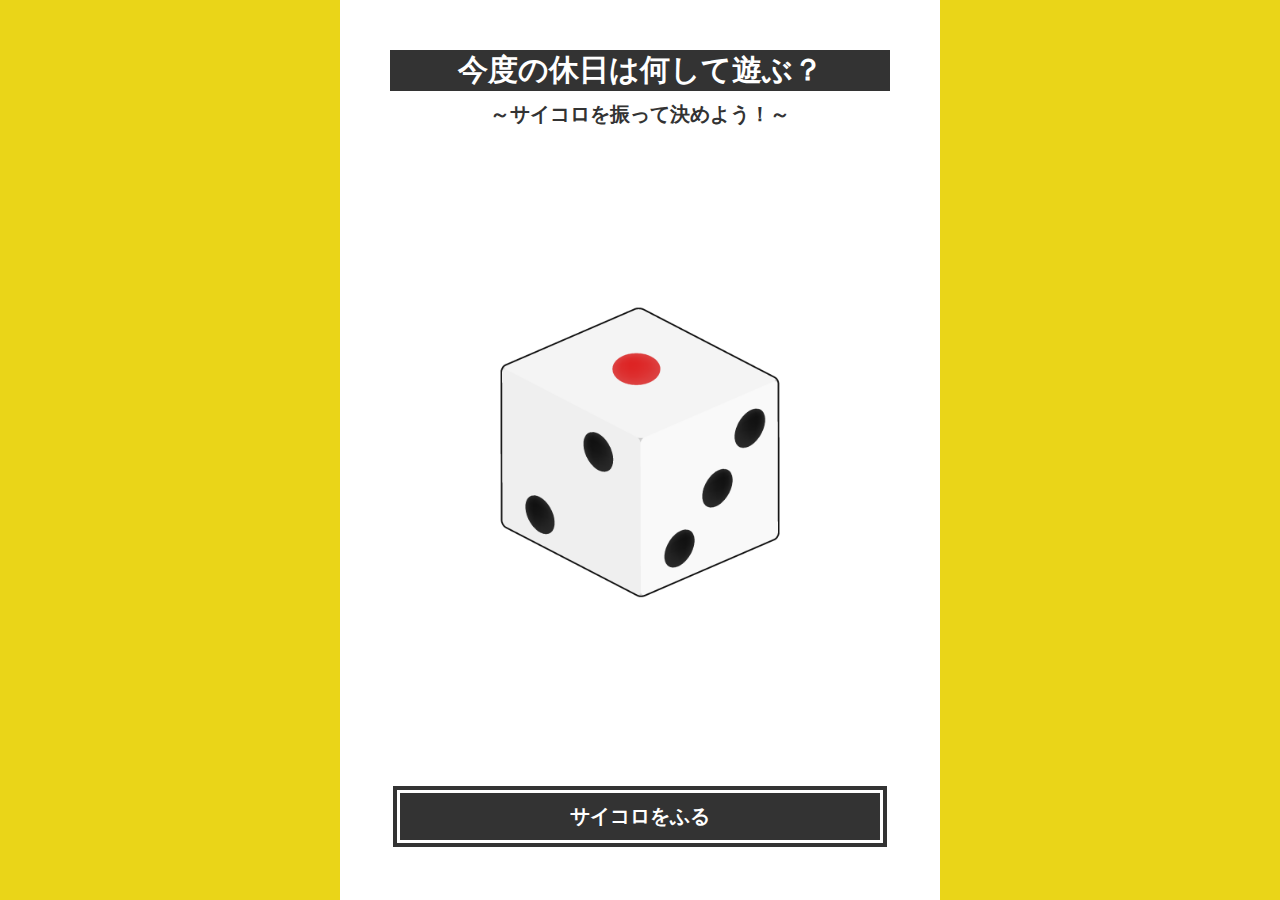
<file: JS/03_お出かけサイコロ/index.html>
<!DOCTYPE html>
<html lang="ja">
  <head>
    <meta charset="UTF-8" />
    <meta name="viewport" content="width=device-width, initial-scale=1.0" />
    <title>休日サイコロ</title>
    <link rel="stylesheet" href="./style.css" />
  </head>
  <body>
    <div class="saikoro">
      <h1 class="saikoro-headline">今度の休日は何して遊ぶ？</h1>
      <div class="saikoro-result">
        <img id="js-result" src="./images/saikoro.png" width="200" alt="サイコロ" />
        <p id="js-text"></p>
      </div>
      <button type="button" class="saikoro-button" id="js-button">サイコロをふる</button>
    </div>
    <script src="./script.js"></script>
  </body>
</html>
</file>
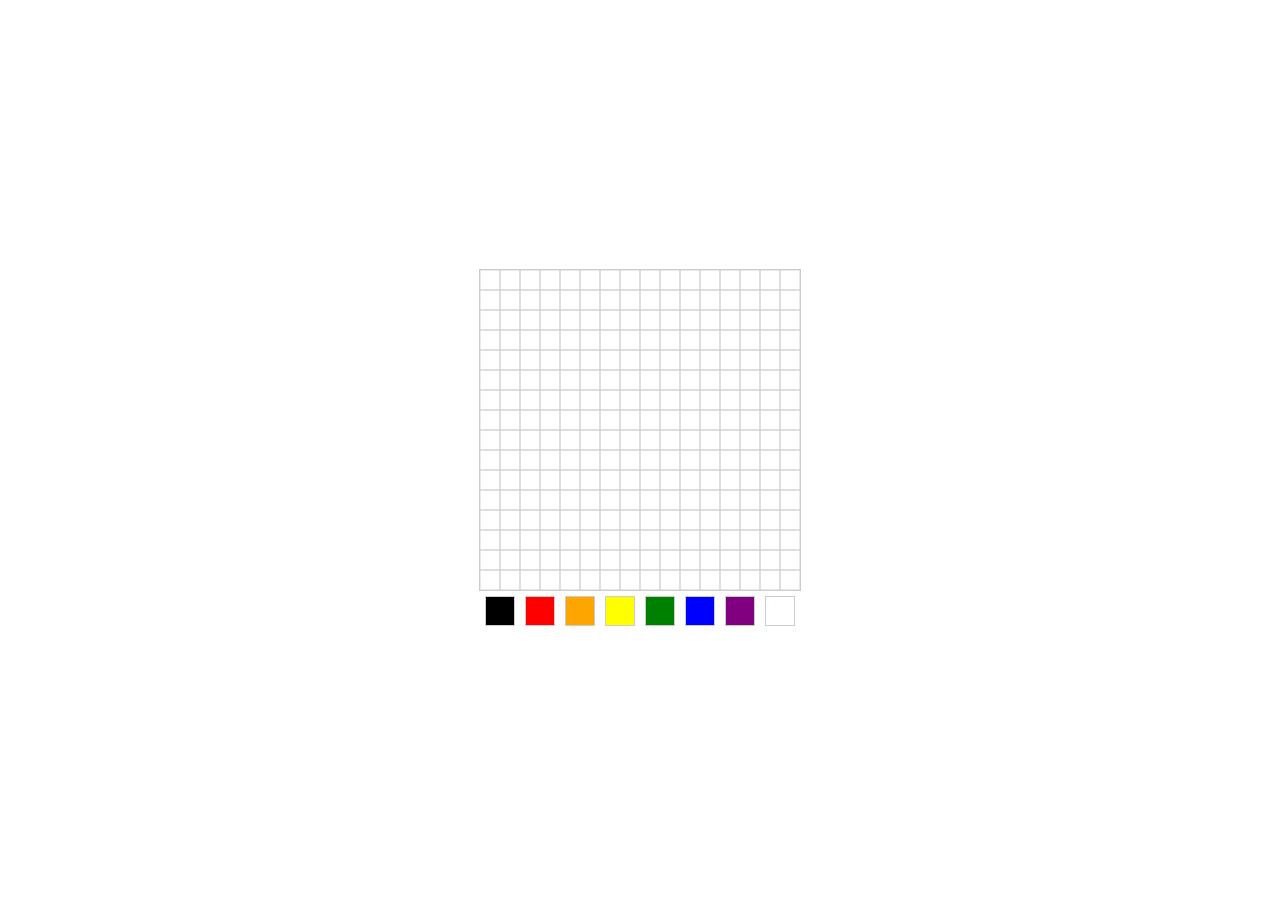
<file: JS/04_ドット絵アプリ/index.html>
<!DOCTYPE html>
<html lang="ja">
  <head>
    <meta charset="UTF-8" />
    <meta name="viewport" content="width=device-width, initial-scale=1.0" />
    <title>ドット絵アプリ</title>
    <link rel="stylesheet" href="./css/destyle.css" />
    <link rel="stylesheet" href="./css/style.css" />
  </head>
  <body>
    <canvas id="myCanvas" width="320" height="320"></canvas>
    <div id="palette" class="palette">
      <div class="color" style="background-color: black"></div>
      <div class="color" style="background-color: red"></div>
      <div class="color" style="background-color: orange"></div>
      <div class="color" style="background-color: yellow"></div>
      <div class="color" style="background-color: green"></div>
      <div class="color" style="background-color: blue"></div>
      <div class="color" style="background-color: purple"></div>
      <div class="color" style="background-color: white"></div>
    </div>
    <script src="./script.js"></script>
  </body>
</html>
</file>
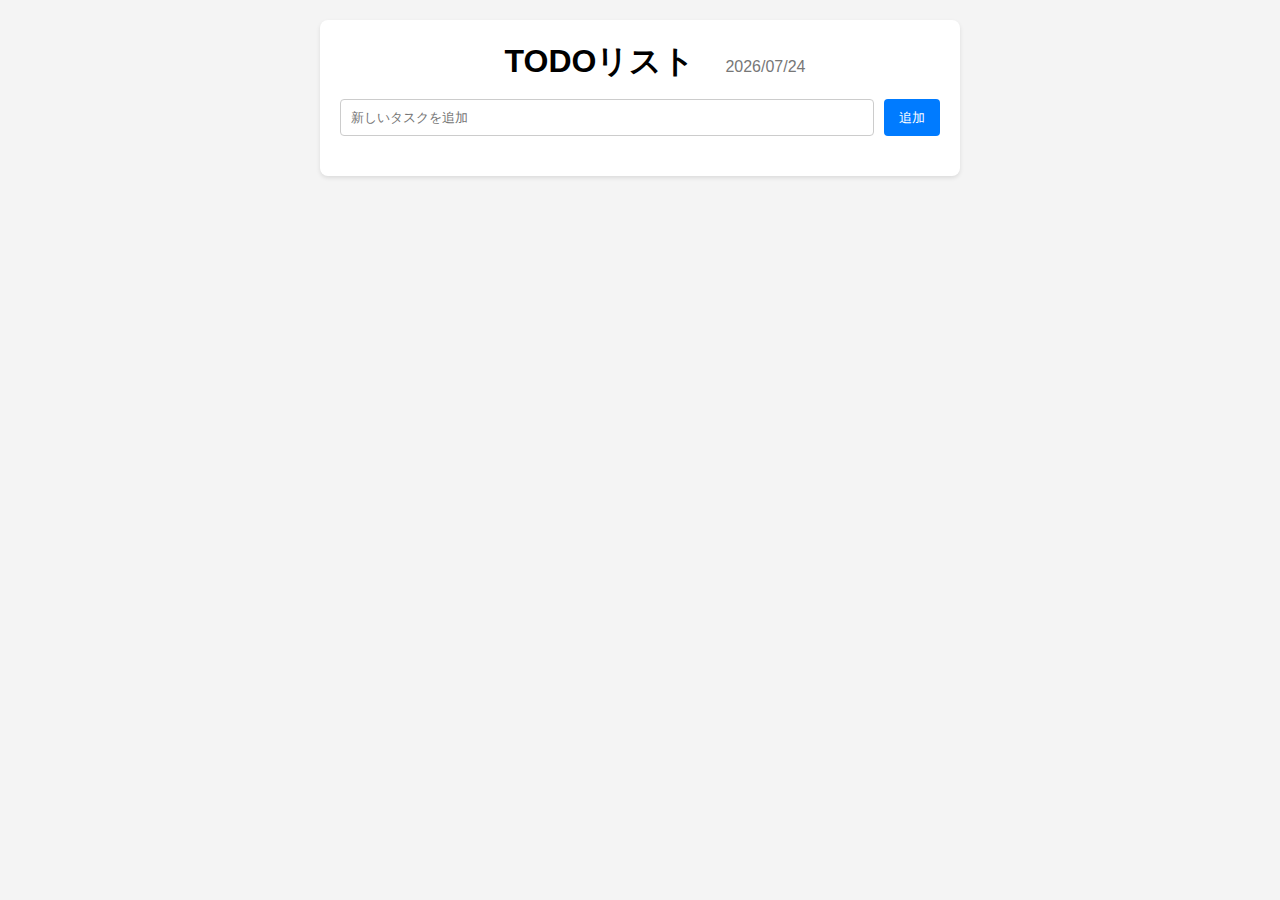
<file: JS/05_TODOリスト/index.html>
<!DOCTYPE html>
<html lang="ja">
  <head>
    <meta charset="UTF-8" />
    <meta name="viewport" content="width=device-width, initial-scale=1.0" />
    <title>TODO</title>
    <link rel="stylesheet" href="style.css" />
  </head>
  <body>
    <div class="container">
      <div class="header">
        <h1>TODOリスト</h1>
        <span id="today"></span>
      </div>
      <div class="input-area">
        <input type="text" id="new-task" placeholder="新しいタスクを追加" />
        <button id="add-btn">追加</button>
      </div>
      <ul id="task-list"></ul>
    </div>
    <script src="script.js"></script>
  </body>
</html>
</file>
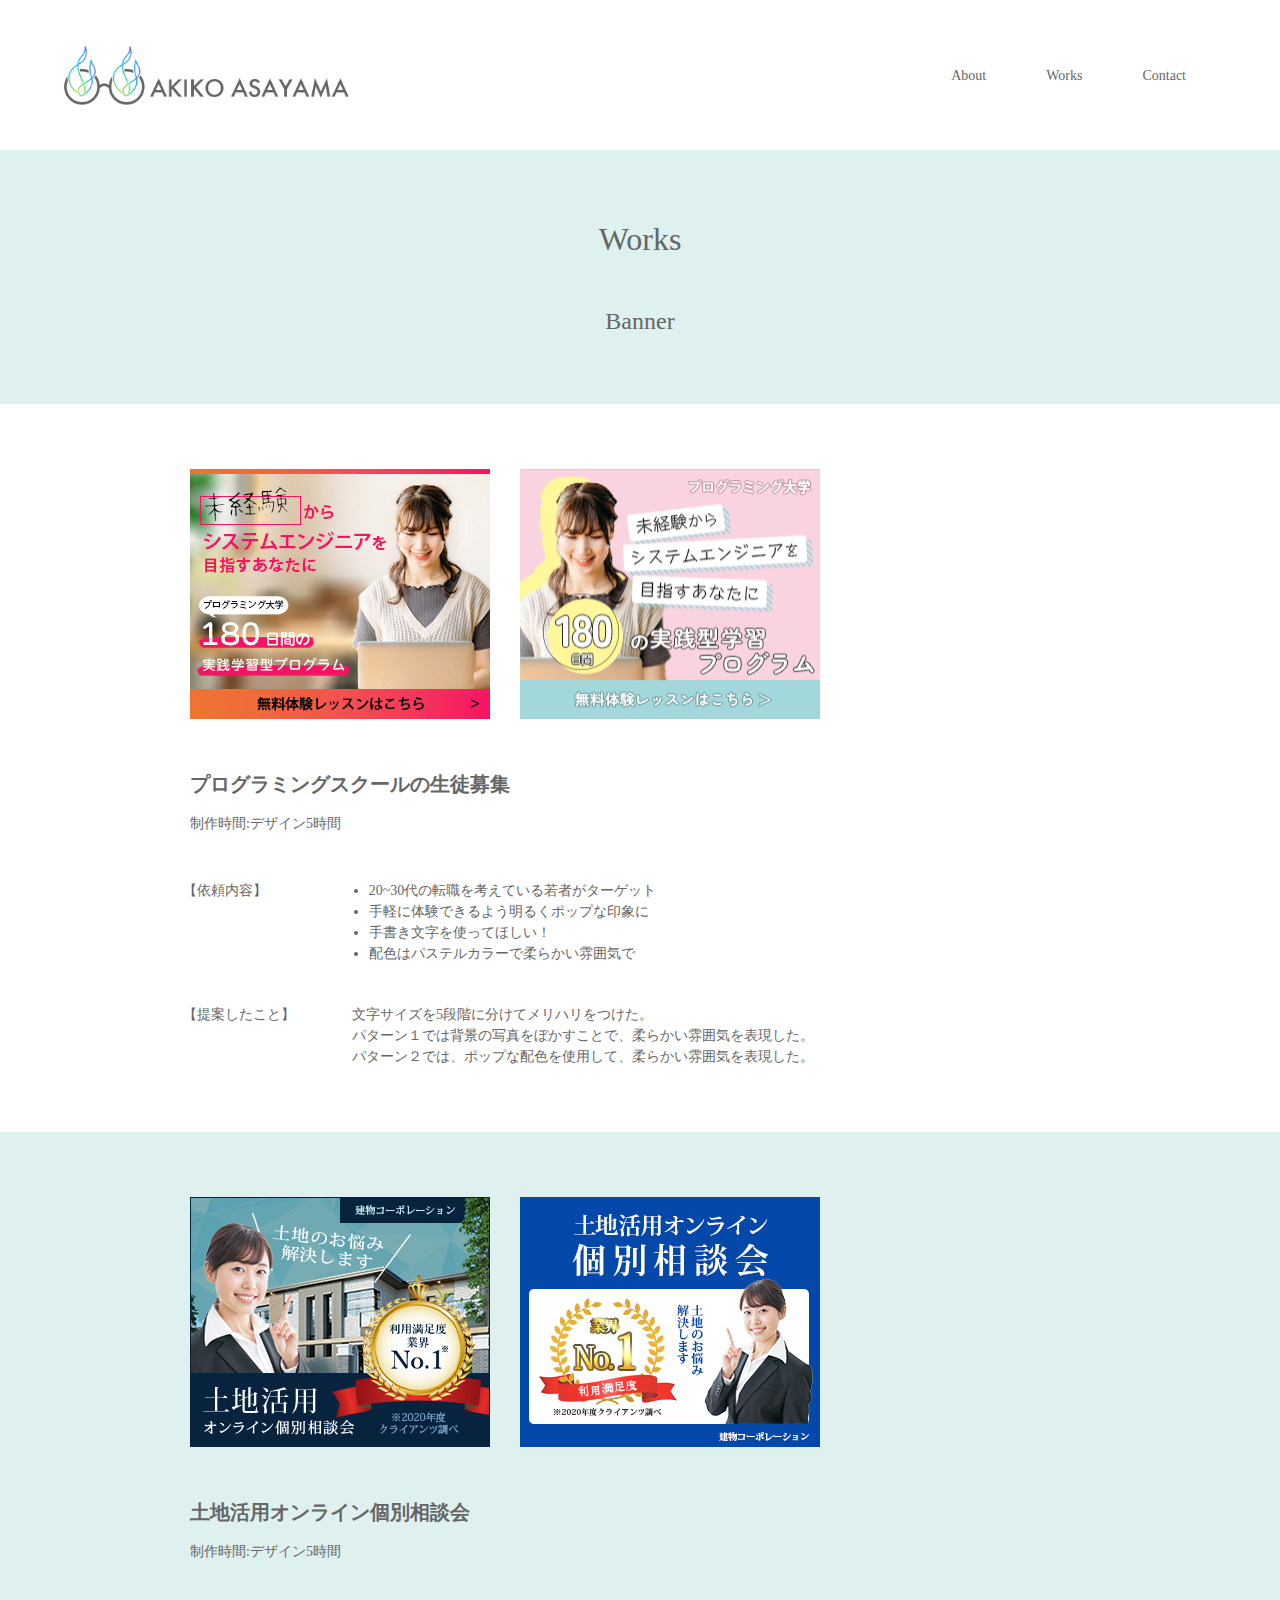
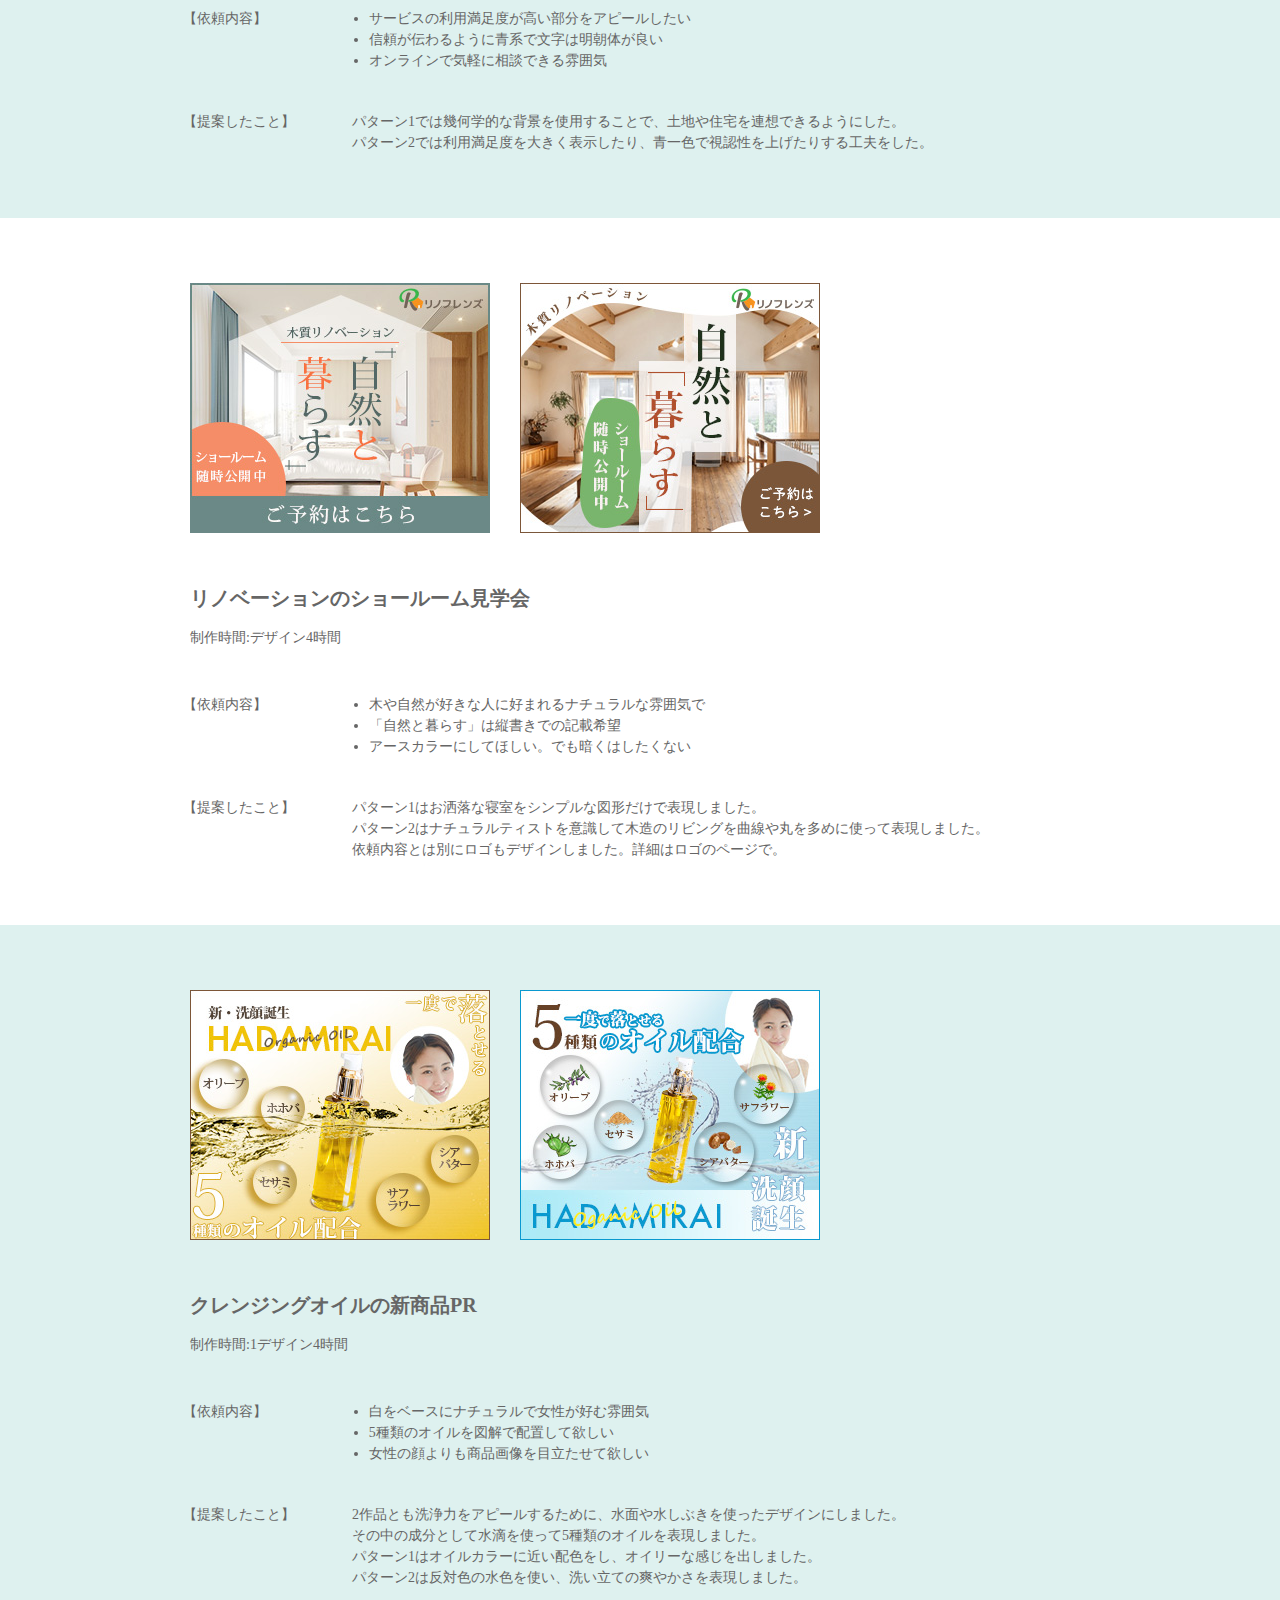
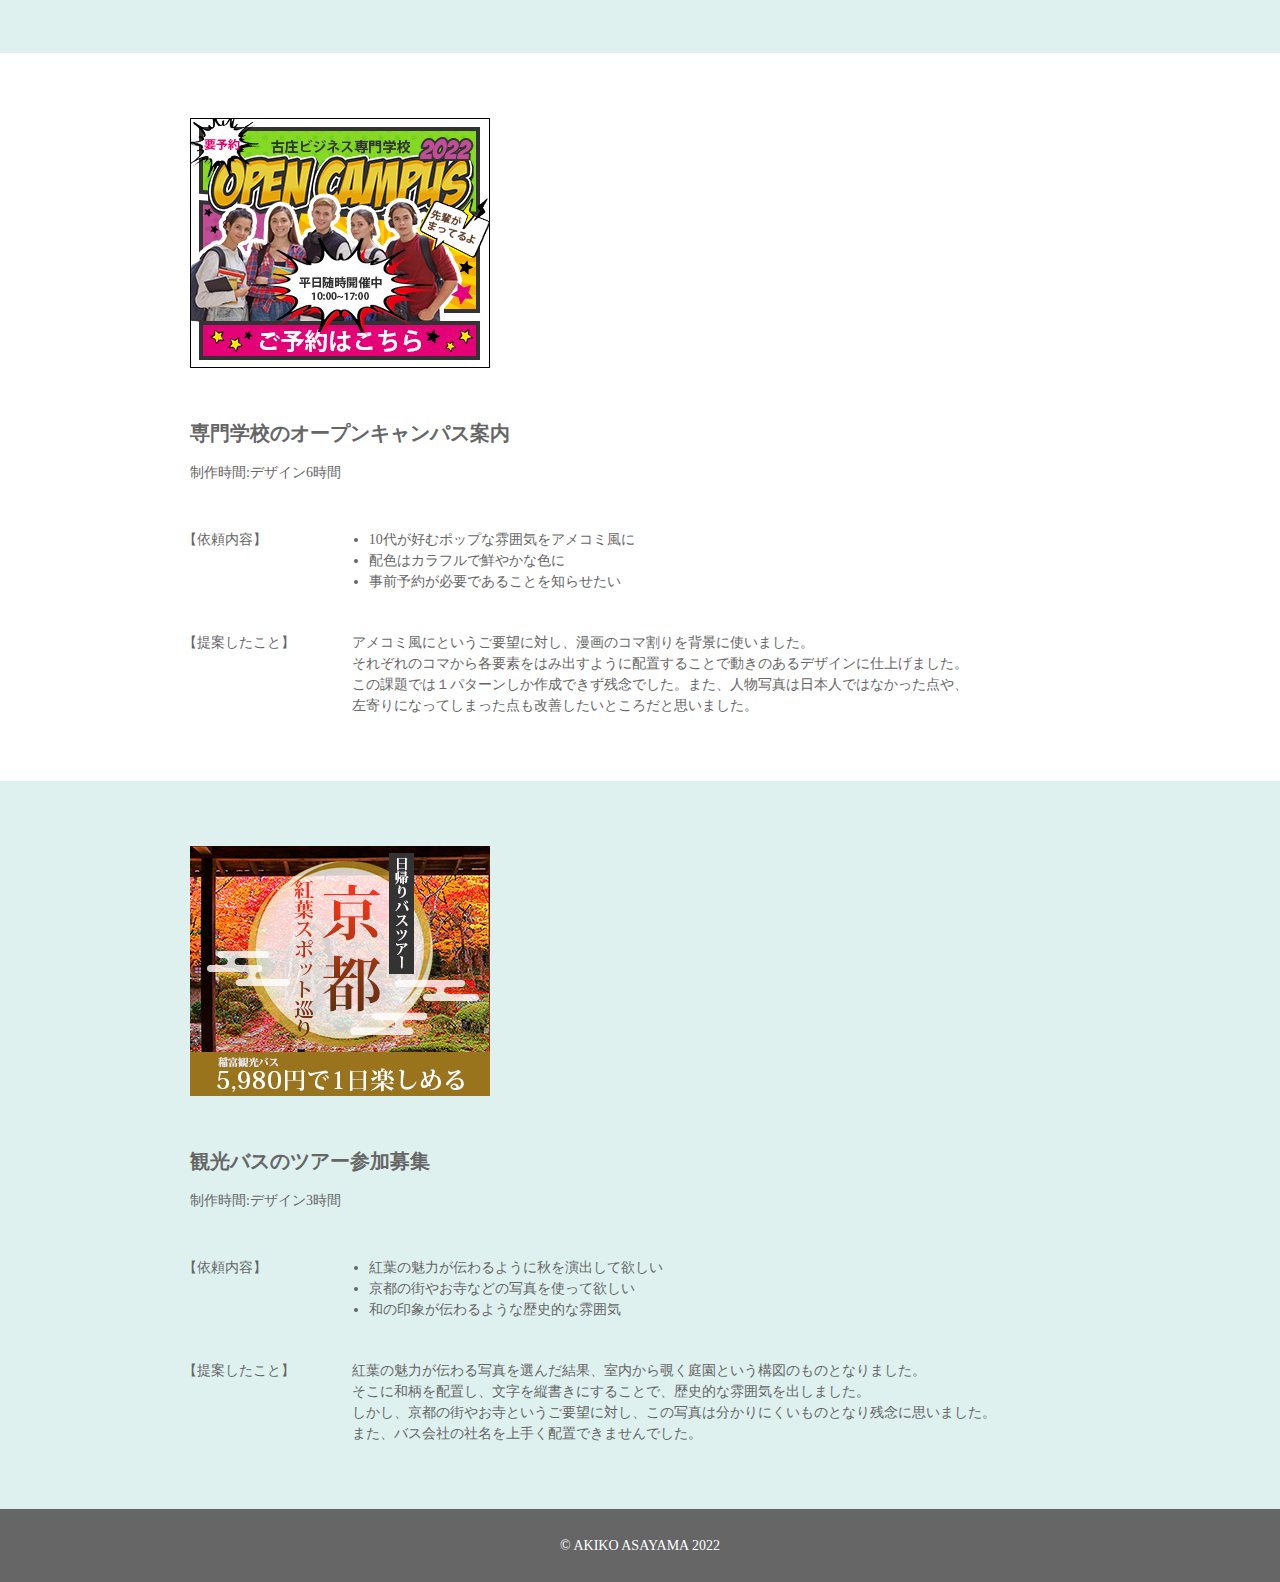
<file: web制作/banner.html>
<!DOCTYPE html>
<html lang="ja">
  <head>
    <meta charset="UTF-8" />
    <meta http-equiv="X-UA-Compatible" content="IE=edge" />
    <meta name="viewport" content="width=device-width, initial-scale=1.0" />
    <title>AKIKO ASAYAMA</title>
    <link rel="shortcut icon" href="img/favicon.png" type="image/x-icon" />
    <link rel="preconnect" href="https://fonts.googleapis.com" />
    <link rel="preconnect" href="https://fonts.gstatic.com" crossorigin />
    <link
      href="https://fonts.googleapis.com/css2?family=Noto+Serif+JP:wght@300;400&display=swap"
      rel="stylesheet"
    />
    <link rel="stylesheet" href="css/destyle.css" />
    <link rel="stylesheet" href="css/style.css" />
    <script src="js/jquery-3.6.0.min.js"></script>
    <script>
      $(function () {
        var pagetop = $("#page-top");
        pagetop.hide();
        $(window).scroll(function () {
          if ($(this).scrollTop() > 500) {
            pagetop.fadeIn();
          } else {
            pagetop.fadeOut();
          }
        });
        pagetop.click(function () {
          $("body, html").animate(
            {
              scrollTop: 0,
            },
            500
          );
          return false;
        });
      });
    </script>
  </head>

  <body>
    <header>
      <h1>
        <a href="index.html">
          <img src="img/logo.png" alt="ロゴ" />
        </a>
      </h1>
      <nav>
        <ul class="nav_lists">
          <li class="nav_list"><a href="index.html#about">About</a></li>
          <li class="nav_list">
            <a href="#">
              Works
              <ul class="dropdown_lists">
                <li class="dropdown_list">
                  <a href="website.html">Website</a>
                </li>
                <li class="dropdown_list"><a href="banner.html">Banner</a></li>
                <li class="dropdown_list"><a href="logo.html">Logo</a></li>
                <li class="dropdown_list"><a href="fonts.html">Fonts</a></li>
                <li class="dropdown_list"><a href="flyer.html">Flyer</a></li>
              </ul>
            </a>
          </li>
          <li class="nav_list"><a href="index.html#contact">Contact</a></li>
        </ul>
      </nav>
    </header>

    <main>
      <div class="sub_visual">
        <h2>Works<span>Banner</span></h2>
      </div>
      <section class="banner">
        <div class="container">
          <img src="img/banner1_1.jpg" alt="プログラミングスクールの生徒募集" />
          <img src="img/banner1_2.png" alt="プログラミングスクールの生徒募集" />
          <div class="clear"></div>
          <h3>プログラミングスクールの生徒募集</h3>
          <p>制作時間:デザイン5時間</p>
          <dl>
            <dt>【依頼内容】</dt>
            <dd>
              <ul>
                <li>20~30代の転職を考えている若者がターゲット</li>
                <li>手軽に体験できるよう明るくポップな印象に</li>
                <li>手書き文字を使ってほしい！</li>
                <li>配色はパステルカラーで柔らかい雰囲気で</li>
              </ul>
            </dd>
          </dl>
          <dl>
            <dt>【提案したこと】</dt>
            <dd>
              文字サイズを5段階に分けてメリハリをつけた。<br />
              パターン１では背景の写真をぼかすことで、柔らかい雰囲気を表現した。<br />
              パターン２では、ポップな配色を使用して、柔らかい雰囲気を表現した。<br />
            </dd>
          </dl>
        </div>
      </section>
      <section class="banner">
        <div class="container">
          <img src="img/banner2_1.jpg" alt="土地活用オンライン個別相談会" />
          <img src="img/banner2_2.jpg" alt="土地活用オンライン個別相談会" />
          <div class="clear"></div>
          <h3>土地活用オンライン個別相談会</h3>
          <p>制作時間:デザイン5時間</p>
          <dl>
            <dt>【依頼内容】</dt>
            <dd>
              <ul>
                <li>サービスの利用満足度が高い部分をアピールしたい</li>
                <li>信頼が伝わるように青系で文字は明朝体が良い</li>
                <li>オンラインで気軽に相談できる雰囲気</li>
              </ul>
            </dd>
          </dl>
          <dl>
            <dt>【提案したこと】</dt>
            <dd>
              パターン1では幾何学的な背景を使用することで、土地や住宅を連想できるようにした。<br />
              パターン2では利用満足度を大きく表示したり、青一色で視認性を上げたりする工夫をした。
            </dd>
          </dl>
        </div>
      </section>
      <section class="banner">
        <div class="container">
          <img
            src="img/banner3_1.jpg"
            alt="リノベーションのショールーム見学会"
          />
          <img
            src="img/banner3_2.jpg"
            alt="リノベーションのショールーム見学会"
          />
          <div class="clear"></div>
          <h3>リノベーションのショールーム見学会</h3>
          <p>制作時間:デザイン4時間</p>
          <dl>
            <dt>【依頼内容】</dt>
            <dd>
              <ul>
                <li>木や自然が好きな人に好まれるナチュラルな雰囲気で</li>
                <li>「自然と暮らす」は縦書きでの記載希望</li>
                <li>アースカラーにしてほしい。でも暗くはしたくない</li>
              </ul>
            </dd>
          </dl>
          <dl>
            <dt>【提案したこと】</dt>
            <dd>
              パターン1はお洒落な寝室をシンプルな図形だけで表現しました。<br />
              パターン2はナチュラルティストを意識して木造のリビングを曲線や丸を多めに使って表現しました。<br />
              依頼内容とは別にロゴもデザインしました。詳細はロゴのページで。
            </dd>
          </dl>
        </div>
      </section>
      <section class="banner">
        <div class="container">
          <img src="img/banner4_1.jpg" alt="クレンジングオイルの新商品PR" />
          <img src="img/banner4_2.jpg" alt="クレンジングオイルの新商品PR" />
          <div class="clear"></div>
          <h3>クレンジングオイルの新商品PR</h3>
          <p>制作時間:1デザイン4時間</p>
          <dl>
            <dt>【依頼内容】</dt>
            <dd>
              <ul>
                <li>白をベースにナチュラルで女性が好む雰囲気</li>
                <li>5種類のオイルを図解で配置して欲しい</li>
                <li>女性の顔よりも商品画像を目立たせて欲しい</li>
              </ul>
            </dd>
          </dl>
          <dl>
            <dt>【提案したこと】</dt>
            <dd>
              2作品とも洗浄力をアピールするために、水面や水しぶきを使ったデザインにしました。<br />
              その中の成分として水滴を使って5種類のオイルを表現しました。<br />
              パターン1はオイルカラーに近い配色をし、オイリーな感じを出しました。<br />
              パターン2は反対色の水色を使い、洗い立ての爽やかさを表現しました。
            </dd>
          </dl>
        </div>
      </section>
      <section class="banner">
        <div class="container">
          <img src="img/banner5.jpg" alt="専門学校のオープンキャンパス案内" />
          <div class="clear"></div>
          <h3>専門学校のオープンキャンパス案内</h3>
          <p>制作時間:デザイン6時間</p>
          <dl>
            <dt>【依頼内容】</dt>
            <dd>
              <ul>
                <li>10代が好むポップな雰囲気をアメコミ風に</li>
                <li>配色はカラフルで鮮やかな色に</li>
                <li>事前予約が必要であることを知らせたい</li>
              </ul>
            </dd>
          </dl>
          <dl>
            <dt>【提案したこと】</dt>
            <dd>
              アメコミ風にというご要望に対し、漫画のコマ割りを背景に使いました。<br />
              それぞれのコマから各要素をはみ出すように配置することで動きのあるデザインに仕上げました。<br />
              この課題では１パターンしか作成できず残念でした。また、人物写真は日本人ではなかった点や、<br />
              左寄りになってしまった点も改善したいところだと思いました。
            </dd>
          </dl>
        </div>
      </section>
      <section class="banner">
        <div class="container">
          <img src="img/banner6.jpg" alt="観光バスのツアー参加募集" />
          <div class="clear"></div>
          <h3>観光バスのツアー参加募集</h3>
          <p>制作時間:デザイン3時間</p>
          <dl>
            <dt>【依頼内容】</dt>
            <dd>
              <ul>
                <li>紅葉の魅力が伝わるように秋を演出して欲しい</li>
                <li>京都の街やお寺などの写真を使って欲しい</li>
                <li>和の印象が伝わるような歴史的な雰囲気</li>
              </ul>
            </dd>
          </dl>
          <dl>
            <dt>【提案したこと】</dt>
            <dd>
              紅葉の魅力が伝わる写真を選んだ結果、室内から覗く庭園という構図のものとなりました。<br />
              そこに和柄を配置し、文字を縦書きにすることで、歴史的な雰囲気を出しました。<br />
              しかし、京都の街やお寺というご要望に対し、この写真は分かりにくいものとなり残念に思いました。<br />
              また、バス会社の社名を上手く配置できませんでした。
            </dd>
          </dl>
        </div>
      </section>
    </main>

    <footer>
      <a href="#" id="page-top">TOP</a>
      <small>&copy; AKIKO ASAYAMA 2022</small>
    </footer>
  </body>
</html>
</file>
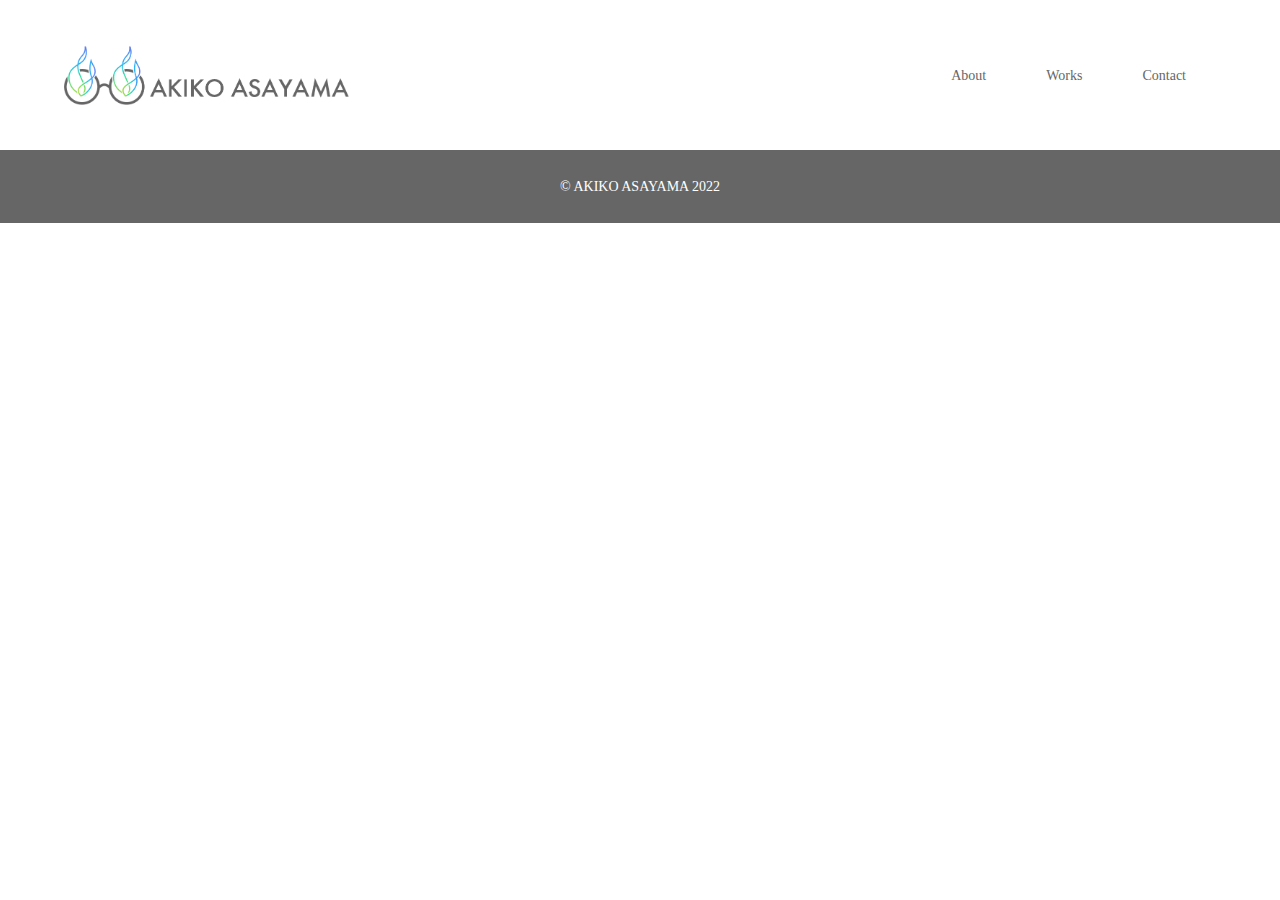
<file: web制作/base.html>
<!DOCTYPE html>
<html lang="ja">

<head>
  <meta charset="UTF-8" />
  <meta http-equiv="X-UA-Compatible" content="IE=edge" />
  <meta name="viewport" content="width=device-width, initial-scale=1.0" />
  <title>AKIKO ASAYAMA</title>
  <link rel="shortcut icon" href="img/favicon.png" type="image/x-icon" />
  <link rel="preconnect" href="https://fonts.googleapis.com">
  <link rel="preconnect" href="https://fonts.gstatic.com" crossorigin>
  <link href="https://fonts.googleapis.com/css2?family=Noto+Serif+JP:wght@300;400&display=swap" rel="stylesheet">
  <link rel="stylesheet" href="css/destyle.css" />
  <link rel="stylesheet" href="css/style.css" />
  <script src="js/jquery-3.6.0.min.js"></script>
  <script>
    $(function () {
      var pagetop = $("#page-top");
      pagetop.hide();
      $(window).scroll(function () {
        if ($(this).scrollTop() > 500) {
          pagetop.fadeIn();
        } else {
          pagetop.fadeOut();
        }
      });
      pagetop.click(function () {
        $("body, html").animate(
          {
            scrollTop: 0,
          },
          500
        );
        return false;
      });
    });
  </script>
</head>

<body>
  <header>
    <h1>
      <a href="index.html">
        <img src="img/logo.png" alt="ロゴ" />
      </a>
    </h1>
    <nav>
      <ul class="nav_lists">
        <li class="nav_list"><a href="#about">About</a></li>
        <li class="nav_list">
          Works
          <ul class="dropdown_lists">
            <li class="dropdown_list"><a href="website.html">Website</a></li>
            <li class="dropdown_list"><a href="banner.html">Banner</a></li>
            <li class="dropdown_list"><a href="logo.html">Logo</a></li>
            <li class="dropdown_list"><a href="fonts.html">Fonts</a></li>
            <li class="dropdown_list"><a href="flyer.html">Flyer</a></li>
          </ul>
        </li>
        <li class="nav_list"><a href="#contact">Contact</a></li>
      </ul>
    </nav>
  </header>

  <main></main>

  <footer>
    <a href="#" id="page-top">TOP</a>
    <small>&copy; AKIKO ASAYAMA 2022</small>
  </footer>
</body>

</html>
</file>
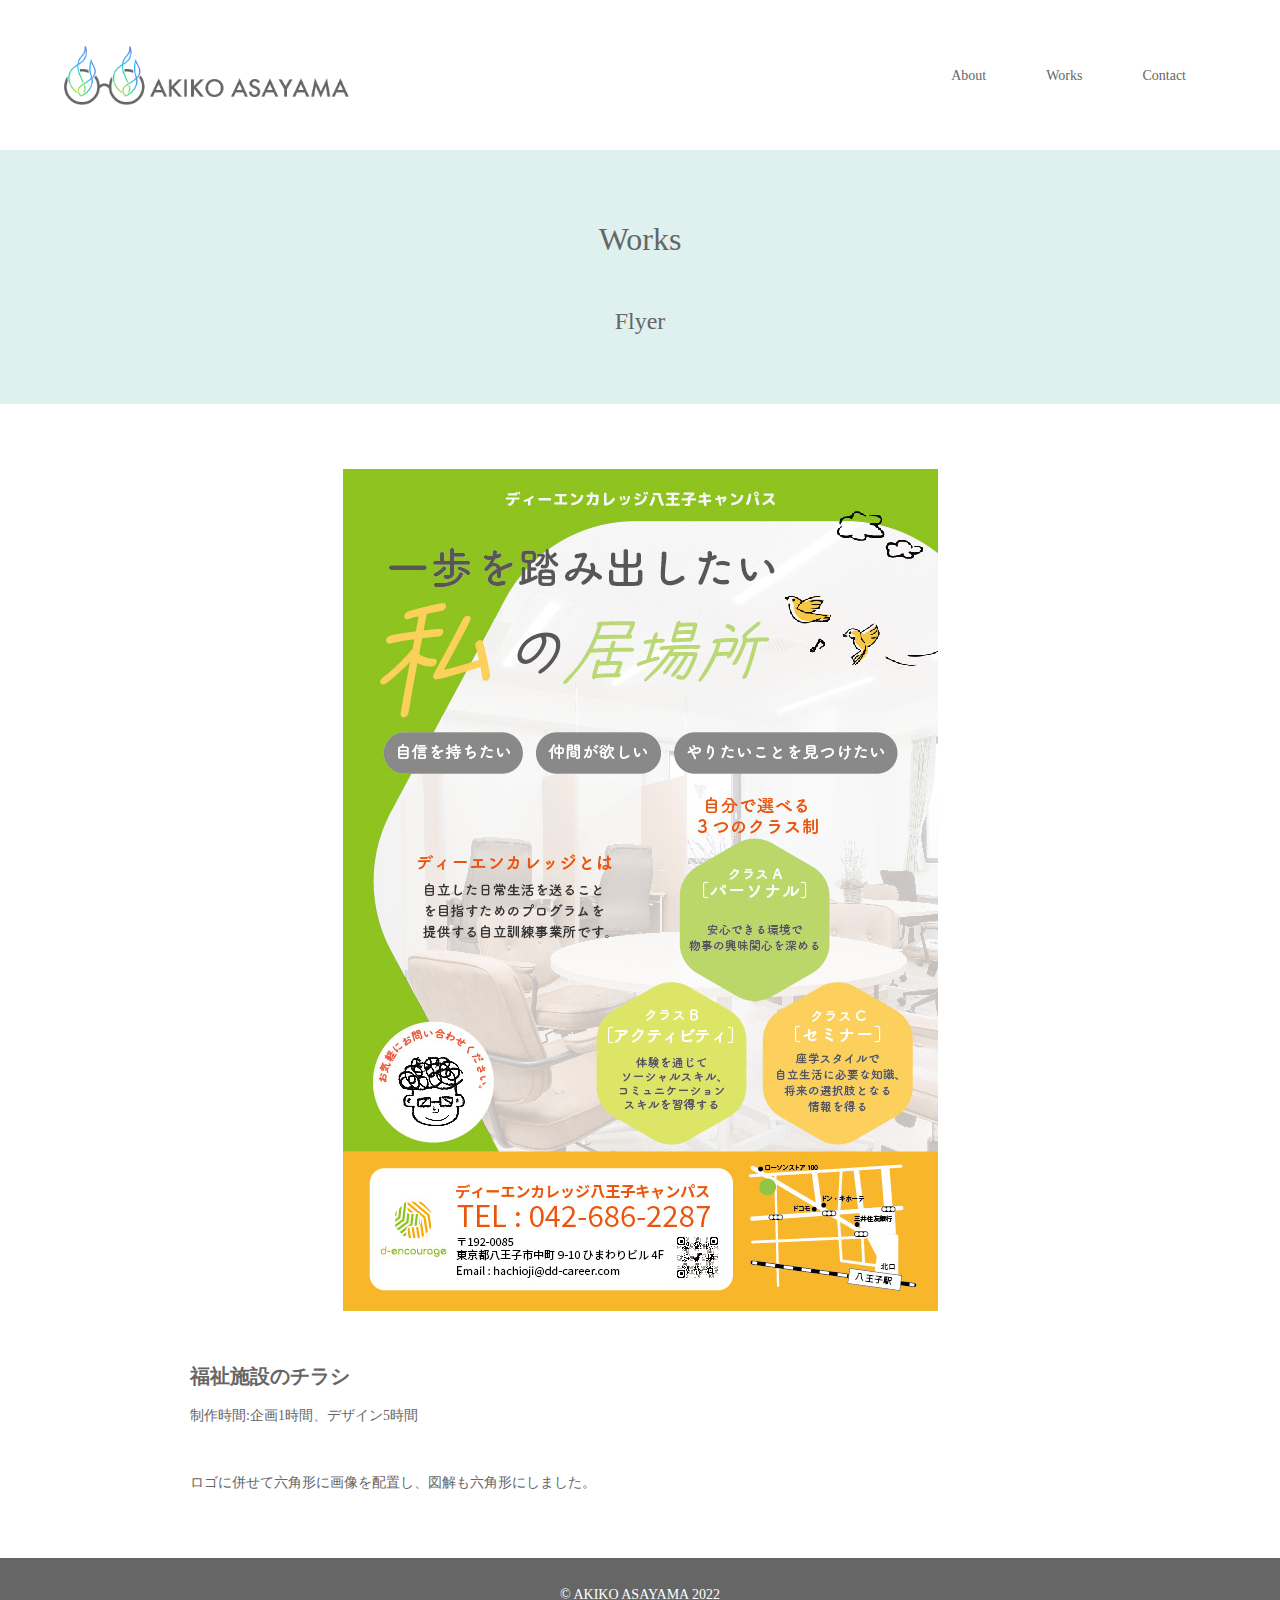
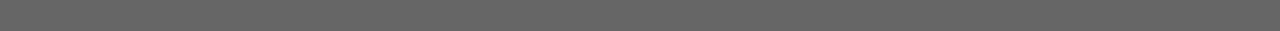
<file: web制作/flyer.html>
<!DOCTYPE html>
<html lang="ja">
  <head>
    <meta charset="UTF-8" />
    <meta http-equiv="X-UA-Compatible" content="IE=edge" />
    <meta name="viewport" content="width=device-width, initial-scale=1.0" />
    <title>AKIKO ASAYAMA</title>
    <link rel="shortcut icon" href="img/favicon.png" type="image/x-icon" />
    <link rel="preconnect" href="https://fonts.googleapis.com" />
    <link rel="preconnect" href="https://fonts.gstatic.com" crossorigin />
    <link
      href="https://fonts.googleapis.com/css2?family=Noto+Serif+JP:wght@300;400&display=swap"
      rel="stylesheet"
    />
    <link rel="stylesheet" href="css/destyle.css" />
    <link rel="stylesheet" href="css/style.css" />
    <script src="js/jquery-3.6.0.min.js"></script>
    <script>
      $(function () {
        var pagetop = $("#page-top");
        pagetop.hide();
        $(window).scroll(function () {
          if ($(this).scrollTop() > 500) {
            pagetop.fadeIn();
          } else {
            pagetop.fadeOut();
          }
        });
        pagetop.click(function () {
          $("body, html").animate(
            {
              scrollTop: 0,
            },
            500
          );
          return false;
        });
      });
    </script>
  </head>

  <body>
    <header>
      <h1>
        <a href="index.html">
          <img src="img/logo.png" alt="ロゴ" />
        </a>
      </h1>
      <nav>
        <ul class="nav_lists">
          <li class="nav_list"><a href="index.html#about">About</a></li>
          <li class="nav_list">
            <a href="#">
              Works
              <ul class="dropdown_lists">
                <li class="dropdown_list">
                  <a href="website.html">Website</a>
                </li>
                <li class="dropdown_list"><a href="banner.html">Banner</a></li>
                <li class="dropdown_list"><a href="logo.html">Logo</a></li>
                <li class="dropdown_list"><a href="fonts.html">Fonts</a></li>
                <li class="dropdown_list"><a href="flyer.html">Flyer</a></li>
              </ul>
            </a>
          </li>
          <li class="nav_list"><a href="index.html#contact">Contact</a></li>
        </ul>
      </nav>
    </header>

    <main>
      <div class="sub_visual">
        <h2>Works<span>Flyer</span></h2>
      </div>
      <section class="flyer">
        <div class="container">
          <img src="img/flyer.jpg" alt="福祉施設のチラシ" />
          <h3>福祉施設のチラシ</h3>
          <p>制作時間:企画1時間、デザイン5時間</p>
          <p>ロゴに併せて六角形に画像を配置し、図解も六角形にしました。</p>
        </div>
      </section>
    </main>

    <footer>
      <a href="#" id="page-top">TOP</a>
      <small>&copy; AKIKO ASAYAMA 2022</small>
    </footer>
  </body>
</html>
</file>
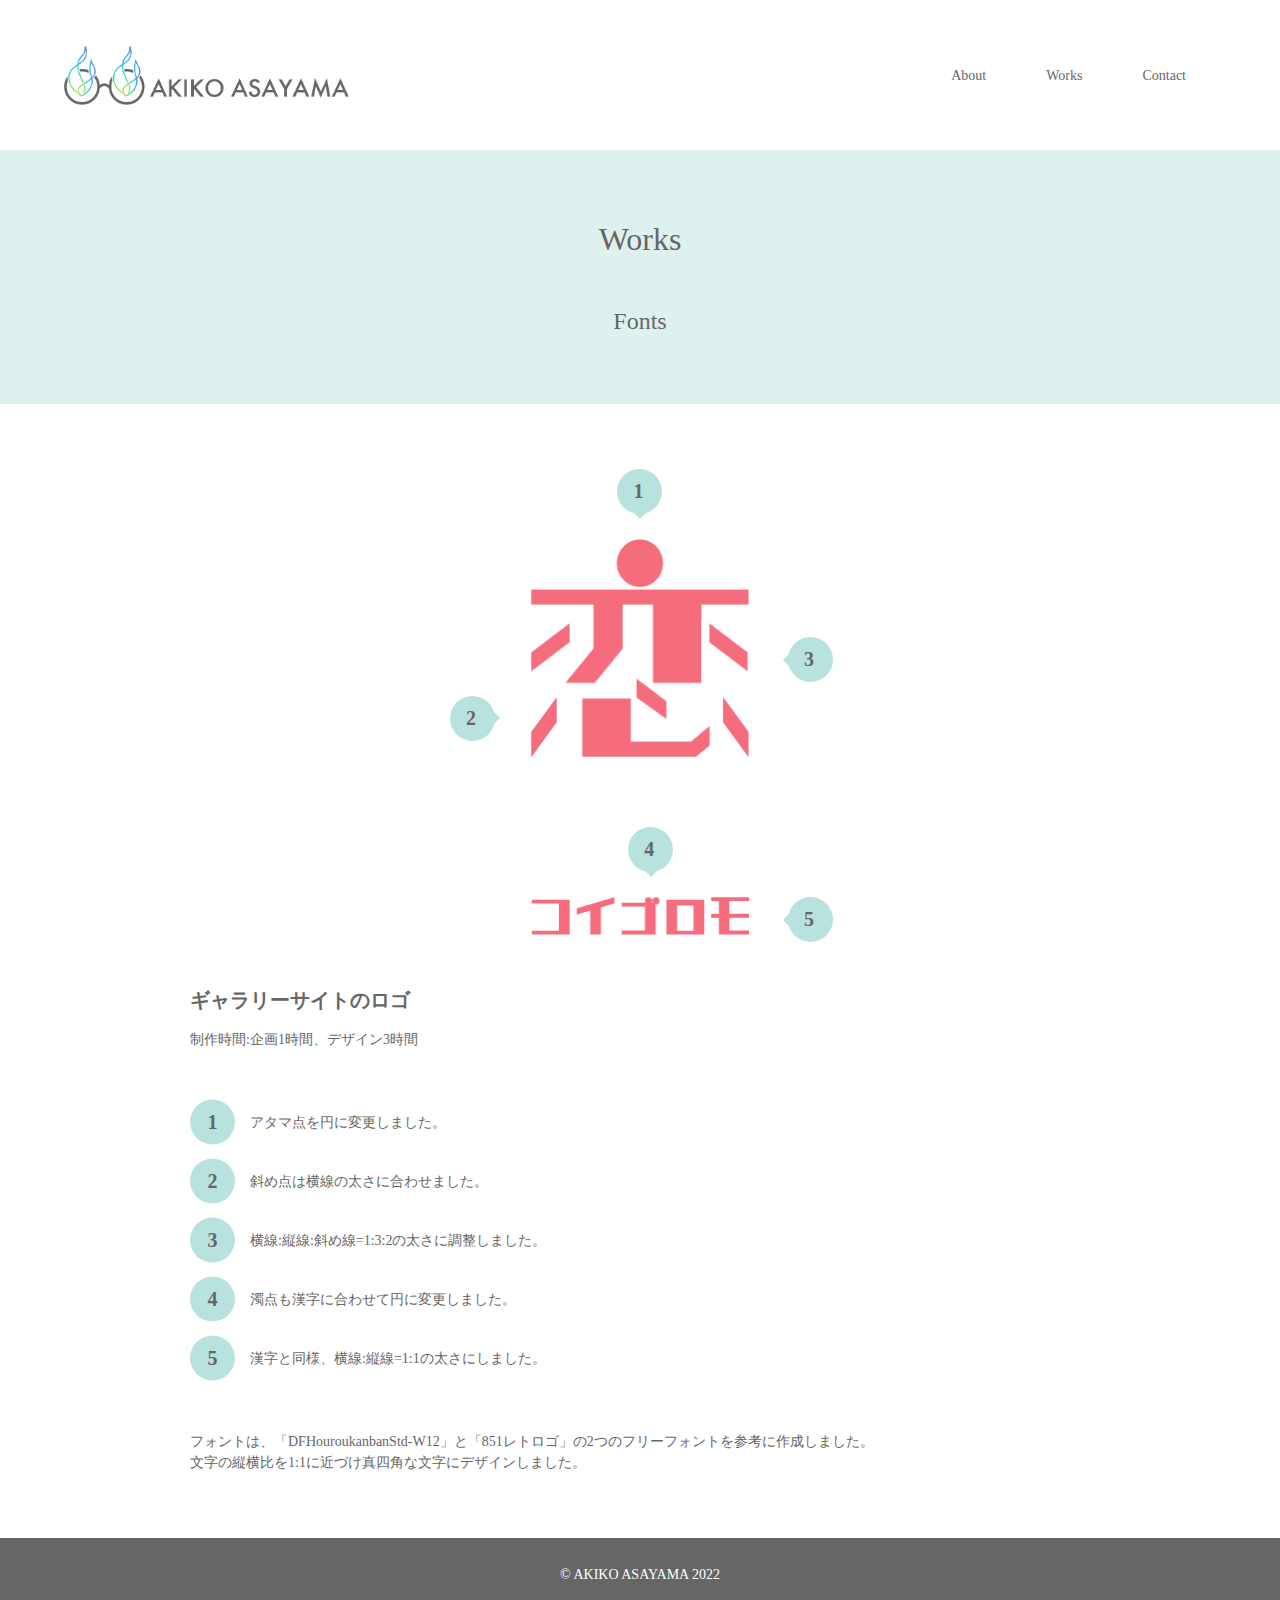
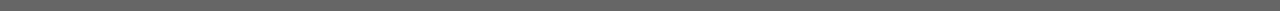
<file: web制作/fonts.html>
<!DOCTYPE html>
<html lang="ja">
  <head>
    <meta charset="UTF-8" />
    <meta http-equiv="X-UA-Compatible" content="IE=edge" />
    <meta name="viewport" content="width=device-width, initial-scale=1.0" />
    <title>AKIKO ASAYAMA</title>
    <link rel="shortcut icon" href="img/favicon.png" type="image/x-icon" />
    <link rel="preconnect" href="https://fonts.googleapis.com" />
    <link rel="preconnect" href="https://fonts.gstatic.com" crossorigin />
    <link
      href="https://fonts.googleapis.com/css2?family=Noto+Serif+JP:wght@300;400&display=swap"
      rel="stylesheet"
    />
    <link rel="stylesheet" href="css/destyle.css" />
    <link rel="stylesheet" href="css/style.css" />
    <script src="js/jquery-3.6.0.min.js"></script>
    <script>
      $(function () {
        var pagetop = $("#page-top");
        pagetop.hide();
        $(window).scroll(function () {
          if ($(this).scrollTop() > 500) {
            pagetop.fadeIn();
          } else {
            pagetop.fadeOut();
          }
        });
        pagetop.click(function () {
          $("body, html").animate(
            {
              scrollTop: 0,
            },
            500
          );
          return false;
        });
      });
    </script>
  </head>

  <body>
    <header>
      <h1>
        <a href="index.html">
          <img src="img/logo.png" alt="ロゴ" />
        </a>
      </h1>
      <nav>
        <ul class="nav_lists">
          <li class="nav_list"><a href="index.html#about">About</a></li>
          <li class="nav_list">
            <a href="#">
              Works
              <ul class="dropdown_lists">
                <li class="dropdown_list">
                  <a href="website.html">Website</a>
                </li>
                <li class="dropdown_list"><a href="banner.html">Banner</a></li>
                <li class="dropdown_list"><a href="logo.html">Logo</a></li>
                <li class="dropdown_list"><a href="fonts.html">Fonts</a></li>
                <li class="dropdown_list"><a href="flyer.html">Flyer</a></li>
              </ul>
            </a>
          </li>
          <li class="nav_list"><a href="index.html#contact">Contact</a></li>
        </ul>
      </nav>
    </header>

    <main>
      <div class="sub_visual">
        <h2>Works<span>Fonts</span></h2>
      </div>
      <section class="fonts">
        <div class="container">
          <div class="logo_image">
            <div class="balloon_top" id="koi_logo_01">
              <div class="balloon"><span></span>1</div>
            </div>
            <div class="balloon_left" id="koi_logo_02">
              <div class="balloon"><span class="triangle_r"></span>2</div>
            </div>
            <div class="balloon_right" id="koi_logo_03">
              <div class="balloon"><span class="triangle_l"></span>3</div>
            </div>
            <img src="img/kanji.png" alt="恋" />
          </div>
          <div class="logo_image">
            <div class="balloon_top" id="koi_logomark_01">
              <div class="balloon"><span></span>4</div>
            </div>
            <div class="balloon_right" id="koi_logomark_02">
              <div class="balloon"><span class="triangle_l"></span>5</div>
            </div>
            <img src="img/katakana.png" alt="コイゴロモ" />
          </div>
          <h3>ギャラリーサイトのロゴ</h3>
          <p>制作時間:企画1時間、デザイン3時間</p>
          <ol>
            <li>アタマ点を円に変更しました。</li>
            <li>斜め点は横線の太さに合わせました。</li>
            <li>横線:縦線:斜め線=1:3:2の太さに調整しました。</li>
            <li>濁点も漢字に合わせて円に変更しました。</li>
            <li>漢字と同様、横線:縦線=1:1の太さにしました。</li>
          </ol>
          <p>
            フォントは、「DFHouroukanbanStd-W12」と「851レトロゴ」の2つのフリーフォントを参考に作成しました。<br />
            文字の縦横比を1:1に近づけ真四角な文字にデザインしました。
          </p>
        </div>
      </section>
    </main>

    <footer>
      <a href="#" id="page-top">TOP</a>
      <small>&copy; AKIKO ASAYAMA 2022</small>
    </footer>
  </body>
</html>
</file>
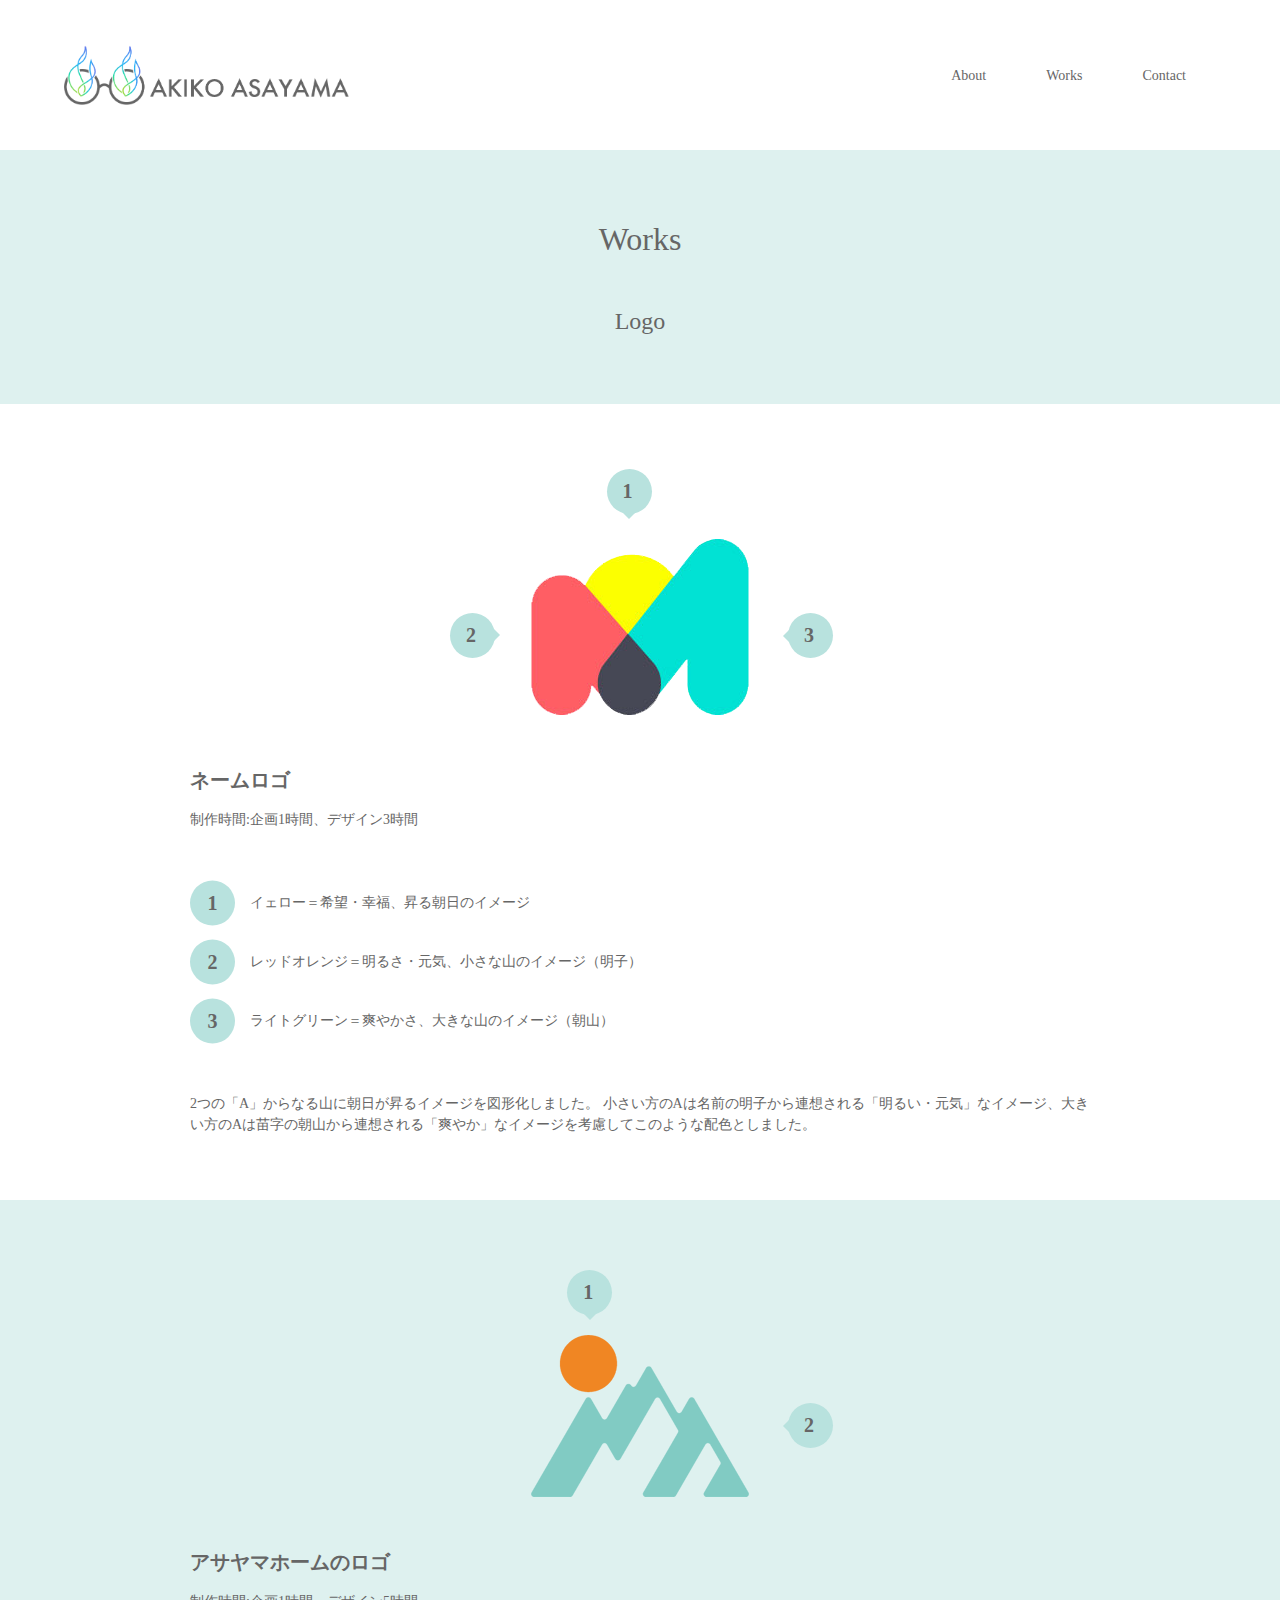
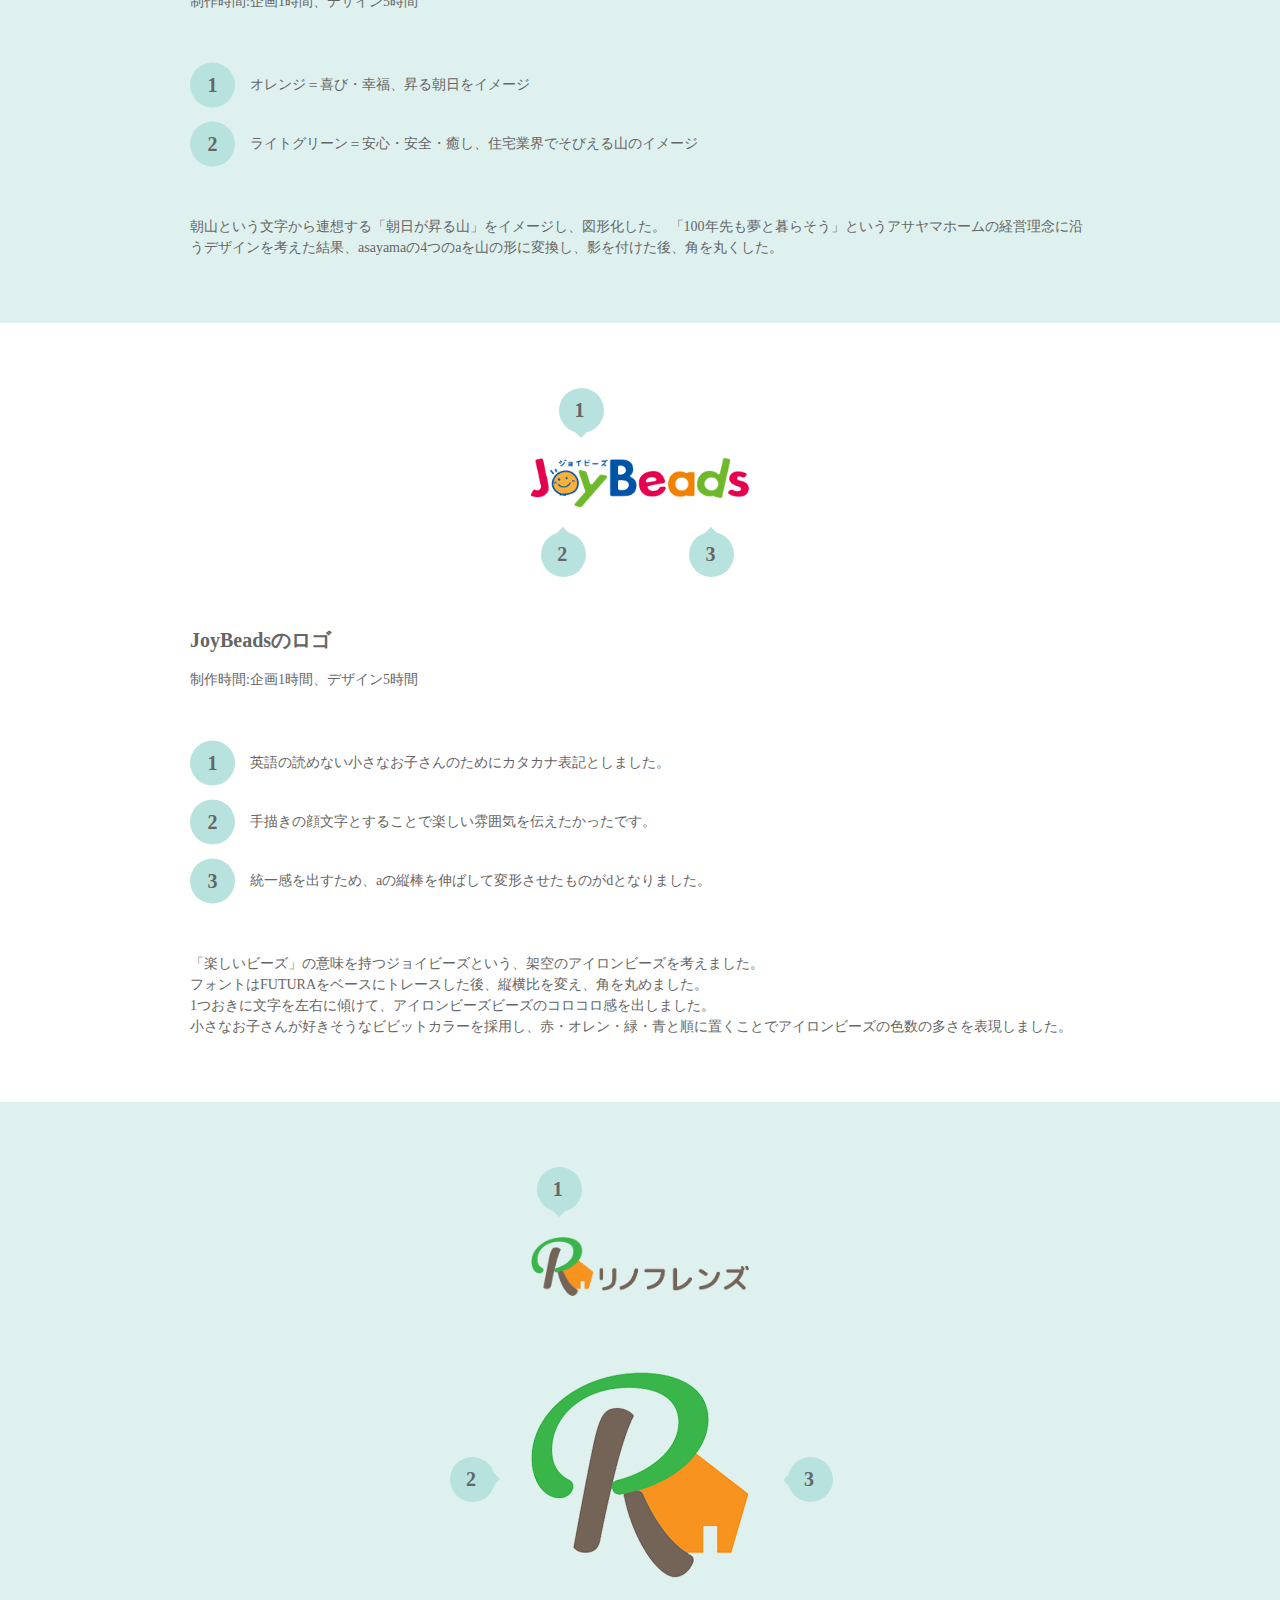
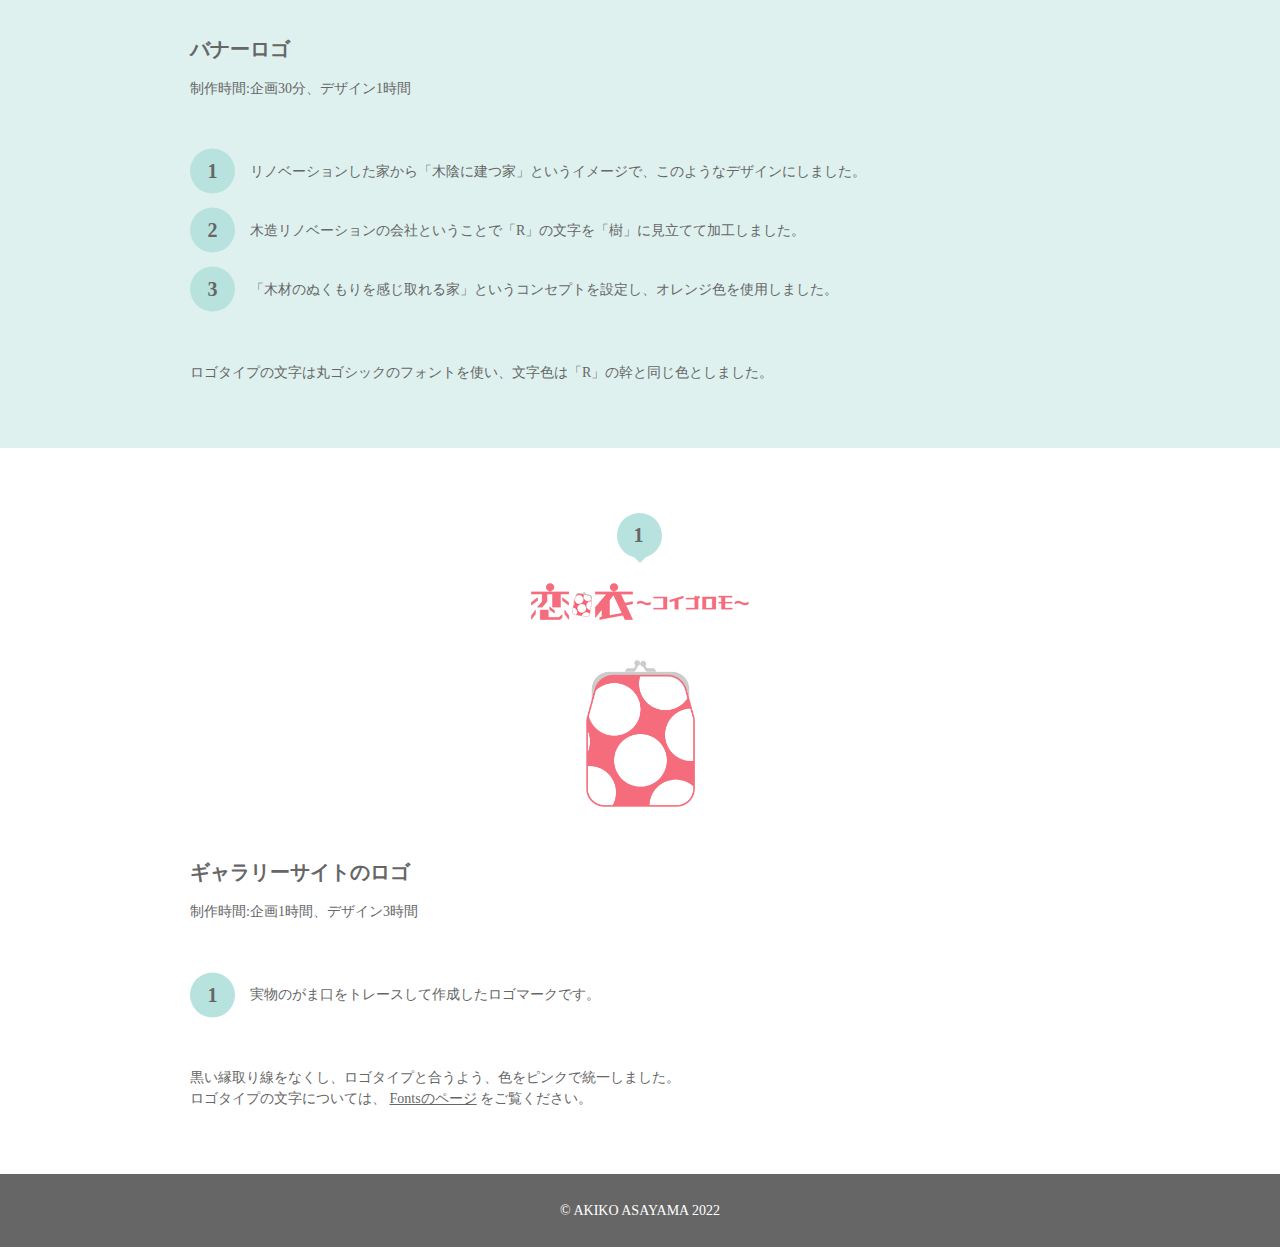
<file: web制作/logo.html>
<!DOCTYPE html>
<html lang="ja">
  <head>
    <meta charset="UTF-8" />
    <meta http-equiv="X-UA-Compatible" content="IE=edge" />
    <meta name="viewport" content="width=device-width, initial-scale=1.0" />
    <title>AKIKO ASAYAMA</title>
    <link rel="shortcut icon" href="img/favicon.png" type="image/x-icon" />
    <link rel="preconnect" href="https://fonts.googleapis.com" />
    <link rel="preconnect" href="https://fonts.gstatic.com" crossorigin />
    <link
      href="https://fonts.googleapis.com/css2?family=Noto+Serif+JP:wght@300;400&display=swap"
      rel="stylesheet"
    />
    <link rel="stylesheet" href="css/destyle.css" />
    <link rel="stylesheet" href="css/style.css" />
    <script src="js/jquery-3.6.0.min.js"></script>
    <script>
      $(function () {
        var pagetop = $("#page-top");
        pagetop.hide();
        $(window).scroll(function () {
          if ($(this).scrollTop() > 500) {
            pagetop.fadeIn();
          } else {
            pagetop.fadeOut();
          }
        });
        pagetop.click(function () {
          $("body, html").animate(
            {
              scrollTop: 0,
            },
            500
          );
          return false;
        });
      });
    </script>
  </head>

  <body>
    <header>
      <h1>
        <a href="index.html">
          <img src="img/logo.png" alt="ロゴ" />
        </a>
      </h1>
      <nav>
        <ul class="nav_lists">
          <li class="nav_list"><a href="index.html#about">About</a></li>
          <li class="nav_list">
            <a href="#">
              Works
              <ul class="dropdown_lists">
                <li class="dropdown_list">
                  <a href="website.html">Website</a>
                </li>
                <li class="dropdown_list"><a href="banner.html">Banner</a></li>
                <li class="dropdown_list"><a href="logo.html">Logo</a></li>
                <li class="dropdown_list"><a href="fonts.html">Fonts</a></li>
                <li class="dropdown_list"><a href="flyer.html">Flyer</a></li>
              </ul>
            </a>
          </li>
          <li class="nav_list"><a href="index.html#contact">Contact</a></li>
        </ul>
      </nav>
    </header>

    <main>
      <div class="sub_visual">
        <h2>Works<span>Logo</span></h2>
      </div>

      <section class="logo">
        <div class="container">
          <div class="logo_image">
            <div class="balloon_top">
              <div class="balloon"><span></span>1</div>
            </div>
            <div class="balloon_left">
              <div class="balloon"><span class="triangle_r"></span>2</div>
            </div>
            <div class="balloon_right">
              <div class="balloon"><span class="triangle_l"></span>3</div>
            </div>
            <img src="img/name_logo.png" alt="ネームロゴ" />
          </div>
          <h3>ネームロゴ</h3>
          <p>制作時間:企画1時間、デザイン3時間</p>
          <ol>
            <li class="num_01">イェロー＝希望・幸福、昇る朝日のイメージ</li>
            <li class="num_02">
              レッドオレンジ＝明るさ・元気、小さな山のイメージ（明子）
            </li>
            <li class="num_03">
              ライトグリーン＝爽やかさ、大きな山のイメージ（朝山）
            </li>
          </ol>
          <p>
            2つの「A」からなる山に朝日が昇るイメージを図形化しました。
            小さい方のAは名前の明子から連想される「明るい・元気」なイメージ、大きい方のAは苗字の朝山から連想される「爽やか」なイメージを考慮してこのような配色としました。
          </p>
        </div>
      </section>

      <section class="logo">
        <div class="container">
          <div class="logo_image">
            <div class="balloon_top" id="asayama_logo">
              <div class="balloon"><span></span>1</div>
            </div>
            <div class="balloon_right">
              <div class="balloon"><span class="triangle_l"></span>2</div>
            </div>
            <img src="img/asayama_logo.png" alt="アサヤマホームのロゴ" />
          </div>
          <h3>アサヤマホームのロゴ</h3>
          <p>制作時間:企画1時間、デザイン5時間</p>
          <ol>
            <li class="num_01">オレンジ＝喜び・幸福、昇る朝日をイメージ</li>
            <li class="num_02">
              ライトグリーン＝安心・安全・癒し、住宅業界でそびえる山のイメージ
            </li>
          </ol>
          <p>
            朝山という文字から連想する「朝日が昇る山」をイメージし、図形化した。
            「100年先も夢と暮らそう」というアサヤマホームの経営理念に沿うデザインを考えた結果、asayamaの4つのaを山の形に変換し、影を付けた後、角を丸くした。
          </p>
        </div>
      </section>

      <section class="logo">
        <div class="container">
          <div class="logo_image">
            <div class="balloon_top" id="joybeads_logo_01">
              <div class="balloon"><span></span>1</div>
            </div>
            <div class="balloon_bottom">
              <div class="balloon"><span class="triangle_t"></span>2</div>
            </div>
            <div class="balloon_bottom" id="joybeads_logo_03">
              <div class="balloon"><span class="triangle_t"></span>3</div>
            </div>
            <img src="img/joybeads.png" alt="JoyBeadsのロゴ" />
          </div>
          <h3 id="joybeads_logo">JoyBeadsのロゴ</h3>
          <p>制作時間:企画1時間、デザイン5時間</p>
          <ol>
            <li class="num_01">
              英語の読めない小さなお子さんのためにカタカナ表記としました。
            </li>
            <li class="num_02">
              手描きの顔文字とすることで楽しい雰囲気を伝えたかったです。
            </li>
            <li class="num_03">
              統一感を出すため、aの縦棒を伸ばして変形させたものがdとなりました。
            </li>
          </ol>
          <p>
            「楽しいビーズ」の意味を持つジョイビーズという、架空のアイロンビーズを考えました。<br />
            フォントはFUTURAをベースにトレースした後、縦横比を変え、角を丸めました。<br />
            1つおきに文字を左右に傾けて、アイロンビーズビーズのコロコロ感を出しました。<br />
            小さなお子さんが好きそうなビビットカラーを採用し、赤・オレン・緑・青と順に置くことでアイロンビーズの色数の多さを表現しました。
          </p>
        </div>
      </section>

      <section class="logo">
        <div class="container">
          <div class="logo_image">
            <div class="balloon_top" id="banner_logo_01">
              <div class="balloon"><span></span>1</div>
            </div>
            <img src="img/baneer_logo.png" alt="バナーロゴ" />
          </div>
          <div class="logo_image">
            <div class="balloon_left" id="banner_logo_02">
              <div class="balloon"><span class="triangle_r"></span>2</div>
            </div>
            <div class="balloon_right">
              <div class="balloon"><span class="triangle_l"></span>3</div>
            </div>
            <img src="img/banner_logomark.png" alt="バナーのロゴマーク" />
          </div>
          <h3>バナーロゴ</h3>
          <p>制作時間:企画30分、デザイン1時間</p>
          <ol>
            <li class="num_01">
              リノベーションした家から「木陰に建つ家」というイメージで、このようなデザインにしました。
            </li>
            <li class="num_02">
              木造リノベーションの会社ということで「R」の文字を「樹」に見立てて加工しました。
            </li>
            <li class="num_03">
              「木材のぬくもりを感じ取れる家」というコンセプトを設定し、オレンジ色を使用しました。
            </li>
          </ol>
          <p>
            ロゴタイプの文字は丸ゴシックのフォントを使い、文字色は「R」の幹と同じ色としました。
          </p>
        </div>
      </section>

      <section class="logo">
        <div class="container">
          <div class="logo_image">
            <div class="balloon_top" id="koi_logo_01">
              <div class="balloon"><span></span>1</div>
            </div>
            <img src="img/koi_logo.png" alt="ギャラリーサイトのロゴ" />
            <img
              id="koi_logomark"
              src="img/koi_logomark.png"
              alt="ギャラリーサイトのロゴマーク"
            />
          </div>
          <h3>ギャラリーサイトのロゴ</h3>
          <p>制作時間:企画1時間、デザイン3時間</p>
          <ol>
            <li class="num_01">
              実物のがま口をトレースして作成したロゴマークです。
            </li>
          </ol>
          <p>
            黒い縁取り線をなくし、ロゴタイプと合うよう、色をピンクで統一しました。<br />
            ロゴタイプの文字については、
            <a href="fonts.html" id="logo_link">Fontsのページ</a>
            をご覧ください。
          </p>
        </div>
      </section>
    </main>

    <footer>
      <a href="#" id="page-top">TOP</a>
      <small>&copy; AKIKO ASAYAMA 2022</small>
    </footer>
  </body>
</html>
</file>
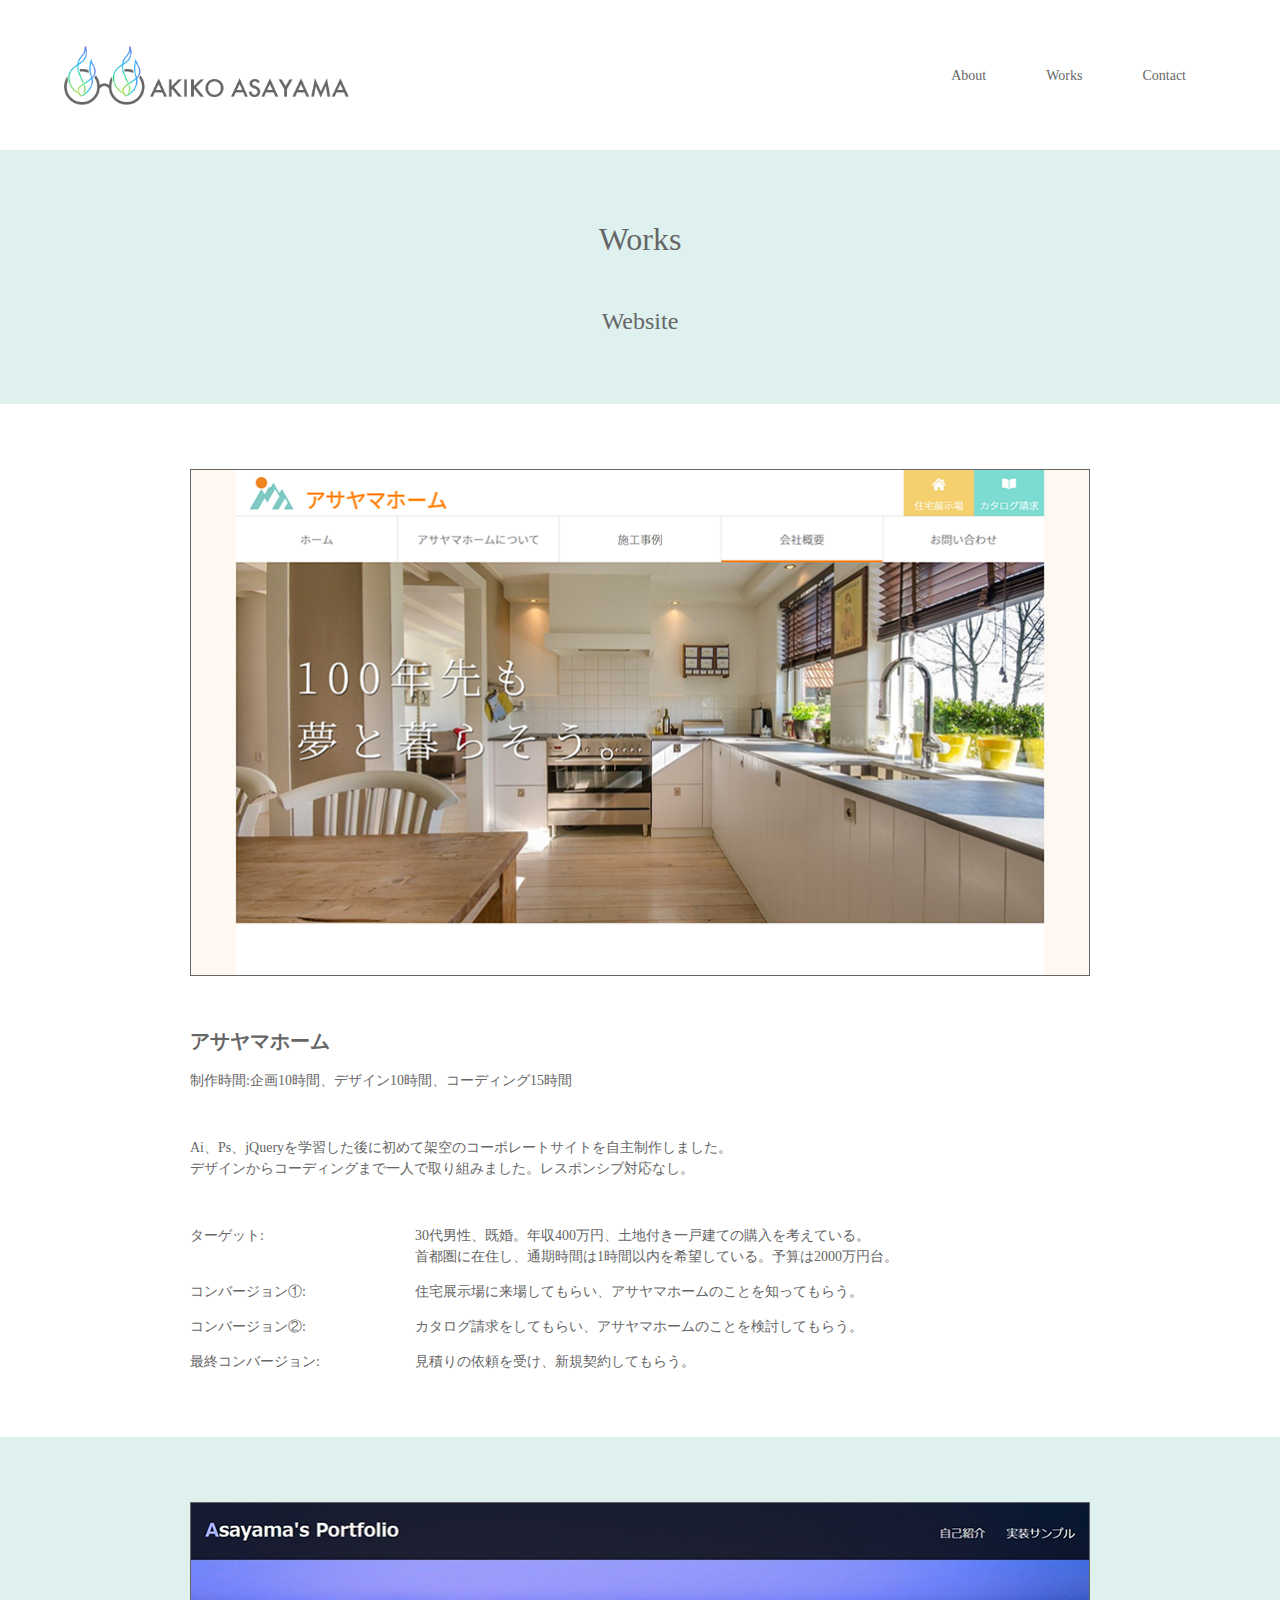
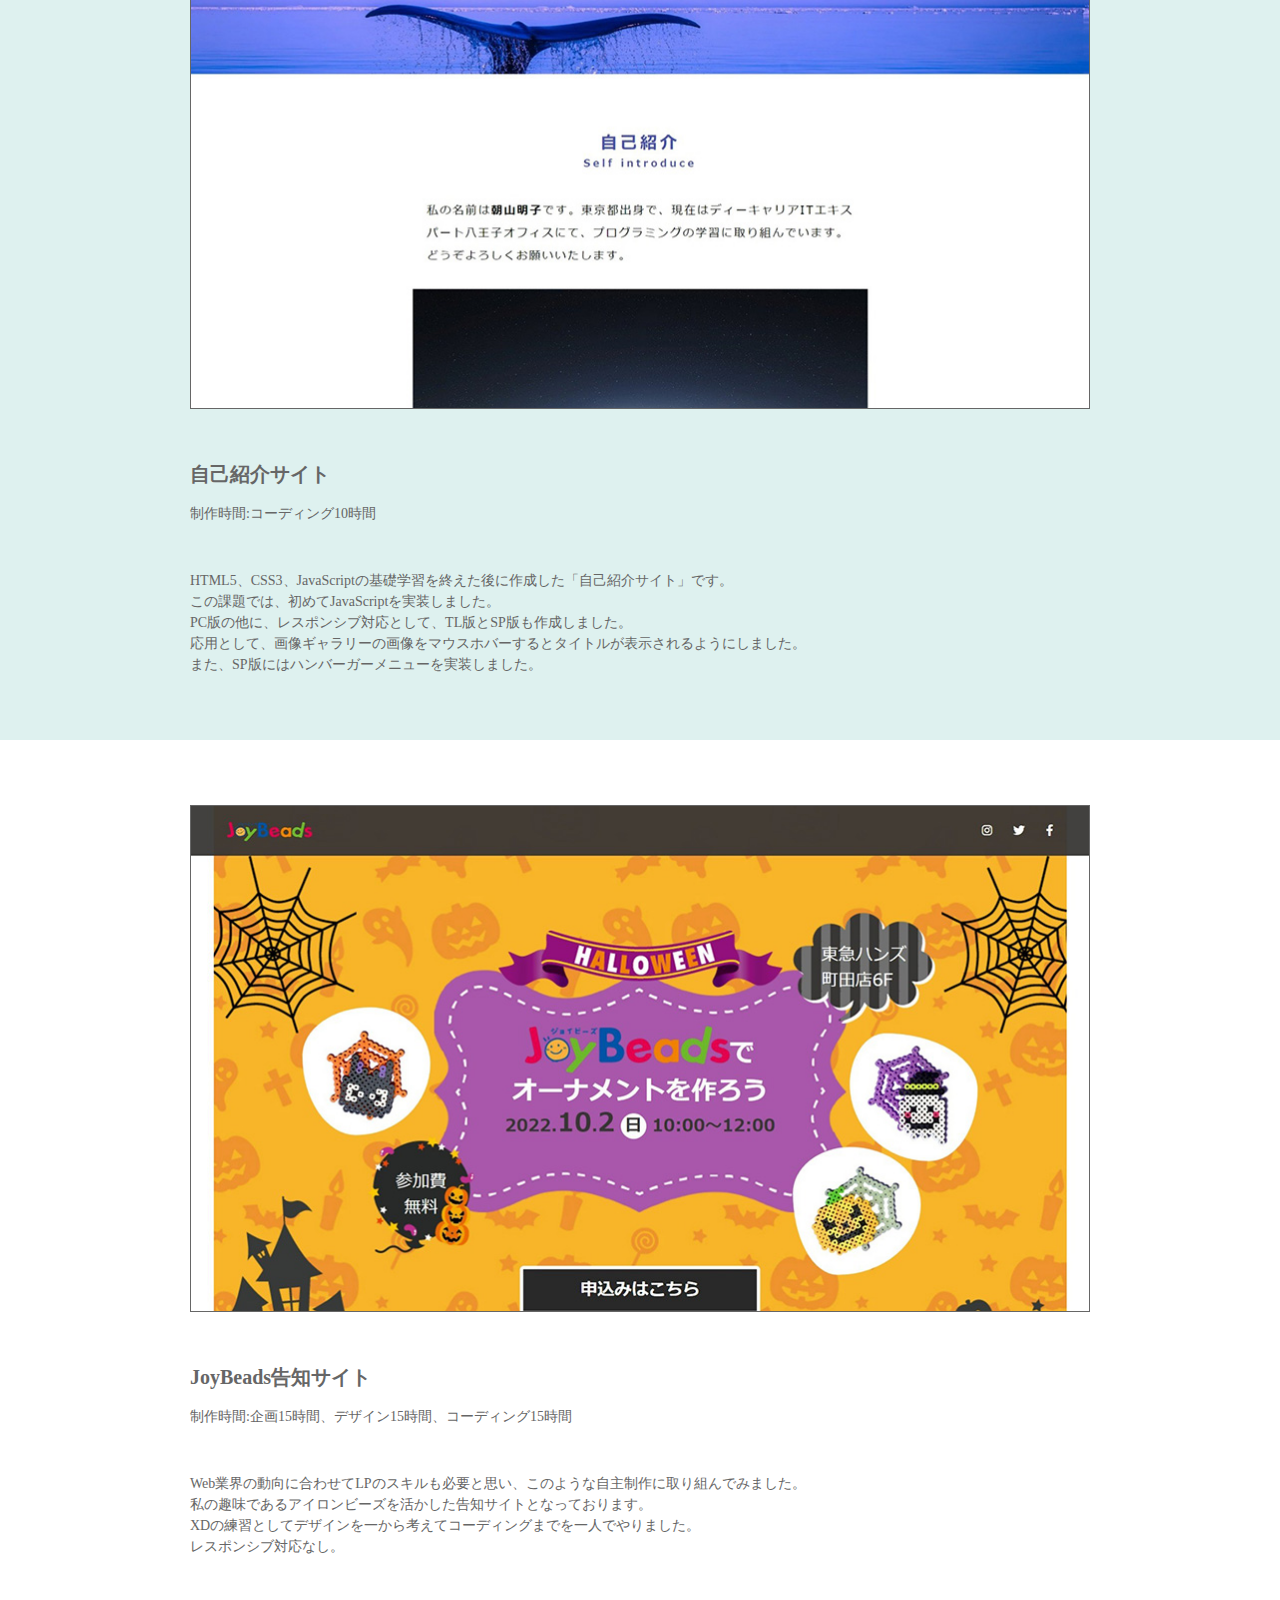
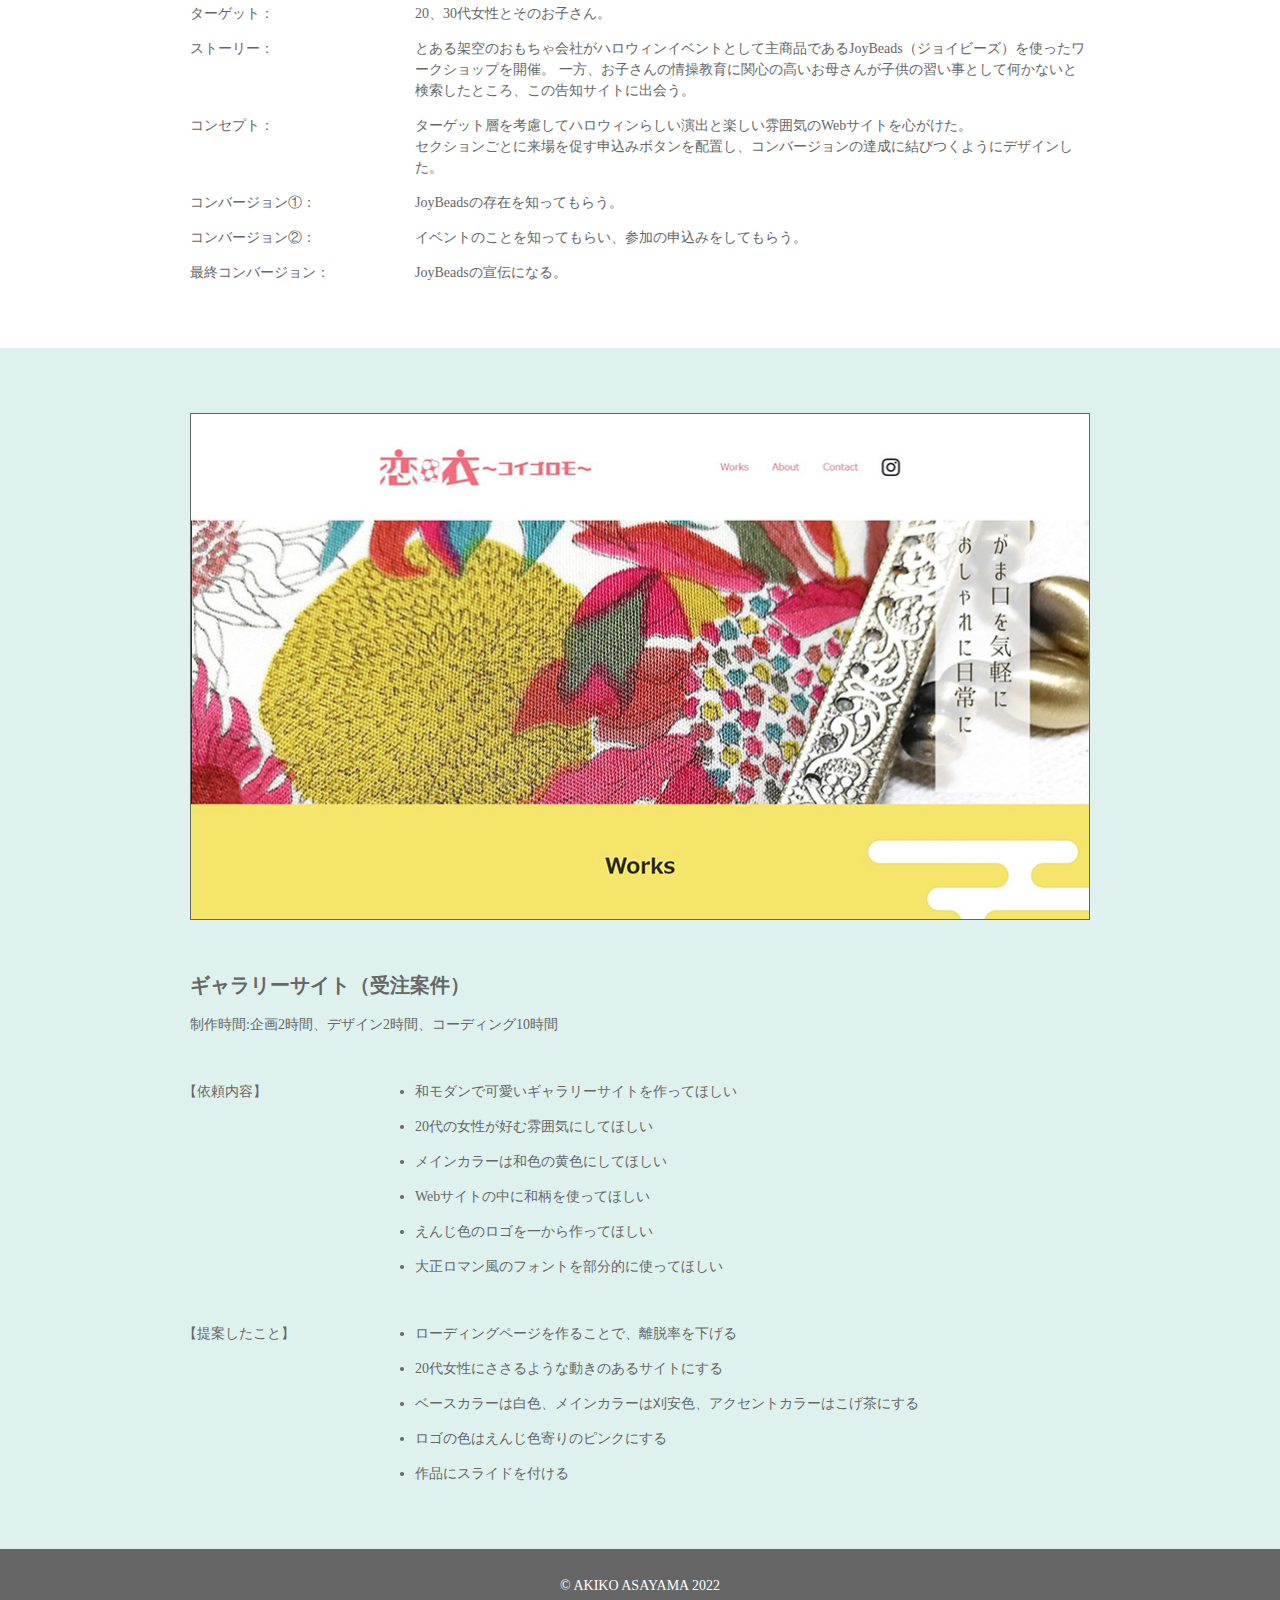
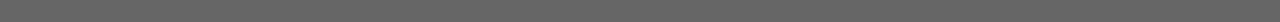
<file: web制作/website.html>
<!DOCTYPE html>
<html lang="ja">

<head>
  <meta charset="UTF-8" />
  <meta http-equiv="X-UA-Compatible" content="IE=edge" />
  <meta name="viewport" content="width=device-width, initial-scale=1.0" />
  <title>AKIKO ASAYAMA</title>
  <link rel="shortcut icon" href="img/favicon.png" type="image/x-icon" />
  <link rel="preconnect" href="https://fonts.googleapis.com" />
  <link rel="preconnect" href="https://fonts.gstatic.com" crossorigin />
  <link href="https://fonts.googleapis.com/css2?family=Noto+Serif+JP:wght@300;400&display=swap" rel="stylesheet" />
  <link rel="stylesheet" href="css/destyle.css" />
  <link rel="stylesheet" href="css/style.css" />
  <script src="js/jquery-3.6.0.min.js"></script>
  <script>
    $(function () {
      var pagetop = $("#page-top");
      pagetop.hide();
      $(window).scroll(function () {
        if ($(this).scrollTop() > 500) {
          pagetop.fadeIn();
        } else {
          pagetop.fadeOut();
        }
      });
      pagetop.click(function () {
        $("body, html").animate(
          {
            scrollTop: 0,
          },
          500
        );
        return false;
      });
    });
  </script>
</head>

<body>
  <header>
    <h1>
      <a href="index.html">
        <img src="img/logo.png" alt="ロゴ" />
      </a>
    </h1>
    <nav>
      <ul class="nav_lists">
        <li class="nav_list"><a href="index.html#about">About</a></li>
        <li class="nav_list">
          <a href="#">
            Works
            <ul class="dropdown_lists">
              <li class="dropdown_list">
                <a href="website.html">Website</a>
              </li>
              <li class="dropdown_list"><a href="banner.html">Banner</a></li>
              <li class="dropdown_list"><a href="logo.html">Logo</a></li>
              <li class="dropdown_list"><a href="fonts.html">Fonts</a></li>
              <li class="dropdown_list"><a href="flyer.html">Flyer</a></li>
            </ul>
          </a>
        </li>
        <li class="nav_list"><a href="index.html#contact">Contact</a></li>
      </ul>
    </nav>
  </header>

  <main>
    <div class="sub_visual">
      <h2>Works<span>Website</span></h2>
    </div>

    <section class="website">
      <div class="container">
        <a href="https://portfolio.dc-itex.com/hachioji/0002/asayama_home/" target="_blank">
          <img src="img/asayama.png" alt="アサヤマホーム" />
        </a>
        <h3>
          <a href="https://portfolio.dc-itex.com/hachioji/0002/asayama_home/">アサヤマホーム</a>
        </h3>
        <p>制作時間:企画10時間、デザイン10時間、コーディング15時間</p>
        <p>
          Ai、Ps、jQueryを学習した後に初めて架空のコーポレートサイトを自主制作しました。<br />
          デザインからコーディングまで一人で取り組みました。レスポンシブ対応なし。
        </p>
        <dl>
          <dt>ターゲット:</dt>
          <dd>
            30代男性、既婚。年収400万円、土地付き一戸建ての購入を考えている。<br />
            首都圏に在住し、通期時間は1時間以内を希望している。予算は2000万円台。
          </dd>
          <dt>コンバージョン①:</dt>
          <dd>
            住宅展示場に来場してもらい、アサヤマホームのことを知ってもらう。
          </dd>
          <dt>コンバージョン②:</dt>
          <dd>
            カタログ請求をしてもらい、アサヤマホームのことを検討してもらう。
          </dd>
          <dt>最終コンバージョン:</dt>
          <dd>見積りの依頼を受け、新規契約してもらう。</dd>
        </dl>
      </div>
    </section>

    <section class="website">
      <div class="container">
        <a href="https://portfolio.dc-itex.com/hachioji/0002/self_introduction/" target="_blank">
          <img src="img/self_introduction.jpeg" alt="自己紹介サイト" />
        </a>
        <h3>
          <a href="https://portfolio.dc-itex.com/hachioji/0002/self_introduction/">自己紹介サイト</a>
        </h3>
        <p>制作時間:コーディング10時間</p>
        <p>
          HTML5、CSS3、JavaScriptの基礎学習を終えた後に作成した「自己紹介サイト」です。<br />
          この課題では、初めてJavaScriptを実装しました。<br />
          PC版の他に、レスポンシブ対応として、TL版とSP版も作成しました。<br />
          応用として、画像ギャラリーの画像をマウスホバーするとタイトルが表示されるようにしました。<br />
          また、SP版にはハンバーガーメニューを実装しました。
        </p>
      </div>
    </section>

    <section class="website">
      <div class="container">
        <a href="https://portfolio.dc-itex.com/hachioji/0002/joybeads/" target="_blank">
          <img src="img/joybeads.jpeg" alt="JoyBeads告知サイト" />
        </a>
        <h3>
          <a href="https://portfolio.dc-itex.com/hachioji/0002/joybeads/">JoyBeads告知サイト</a>
        </h3>
        <p>制作時間:企画15時間、デザイン15時間、コーディング15時間</p>
        <p>
          Web業界の動向に合わせてLPのスキルも必要と思い、このような自主制作に取り組んでみました。<br />
          私の趣味であるアイロンビーズを活かした告知サイトとなっております。<br />
          XDの練習としてデザインを一から考えてコーディングまでを一人でやりました。<br />
          レスポンシブ対応なし。
        </p>
        <dl>
          <dt>ターゲット：</dt>
          <dd>20、30代女性とそのお子さん。</dd>
          <dt>ストーリー：</dt>
          <dd>
            とある架空のおもちゃ会社がハロウィンイベントとして主商品であるJoyBeads（ジョイビーズ）を使ったワークショップを開催。
            一方、お子さんの情操教育に関心の高いお母さんが子供の習い事として何かないと検索したところ、この告知サイトに出会う。
          </dd>
          <dt>コンセプト：</dt>
          <dd>
            ターゲット層を考慮してハロウィンらしい演出と楽しい雰囲気のWebサイトを心がけた。<br />
            セクションごとに来場を促す申込みボタンを配置し、コンバージョンの達成に結びつくようにデザインした。<br />
          </dd>
          <dt>コンバージョン①：</dt>
          <dd>JoyBeadsの存在を知ってもらう。</dd>
          <dt>コンバージョン②：</dt>
          <dd>イベントのことを知ってもらい、参加の申込みをしてもらう。</dd>
          <dt>最終コンバージョン：</dt>
          <dd>JoyBeadsの宣伝になる。</dd>
        </dl>
      </div>
    </section>

    <section class="website">
      <div class="container" id="gallery_site">
        <a href="https://portfolio.dc-itex.com/hachioji/0002/koigoromo/" target="_blank">
          <img src="img/koigoromo.jpeg" alt="ギャラリーサイト（受注案件）" />
        </a>
        <h3>
          <a href="https://portfolio.dc-itex.com/hachioji/0002/koigoromo/
          ">ギャラリーサイト（受注案件）</a>
        </h3>
        <p>制作時間:企画2時間、デザイン2時間、コーディング10時間</p>
        <dl>
          <dt>【依頼内容】</dt>
          <dd>
            <ol>
              <li>和モダンで可愛いギャラリーサイトを作ってほしい</li>
              <li>20代の女性が好む雰囲気にしてほしい</li>
              <li>メインカラーは和色の黄色にしてほしい</li>
              <li>Webサイトの中に和柄を使ってほしい</li>
              <li>えんじ色のロゴを一から作ってほしい</li>
              <li>大正ロマン風のフォントを部分的に使ってほしい</li>
            </ol>
          </dd>
        </dl>
        <dl>
          <dt>【提案したこと】</dt>
          <dd>
            <ol>
              <li>ローディングページを作ることで、離脱率を下げる</li>
              <li>20代女性にささるような動きのあるサイトにする</li>
              <li>
                ベースカラーは白色、メインカラーは刈安色、アクセントカラーはこげ茶にする
              </li>
              <li>ロゴの色はえんじ色寄りのピンクにする</li>
              <li>作品にスライドを付ける</li>
            </ol>
          </dd>
        </dl>
      </div>
    </section>
  </main>

  <footer>
    <a href="#" id="page-top">TOP</a>
    <small>&copy; AKIKO ASAYAMA 2022</small>
  </footer>
</body>

</html>
</file>
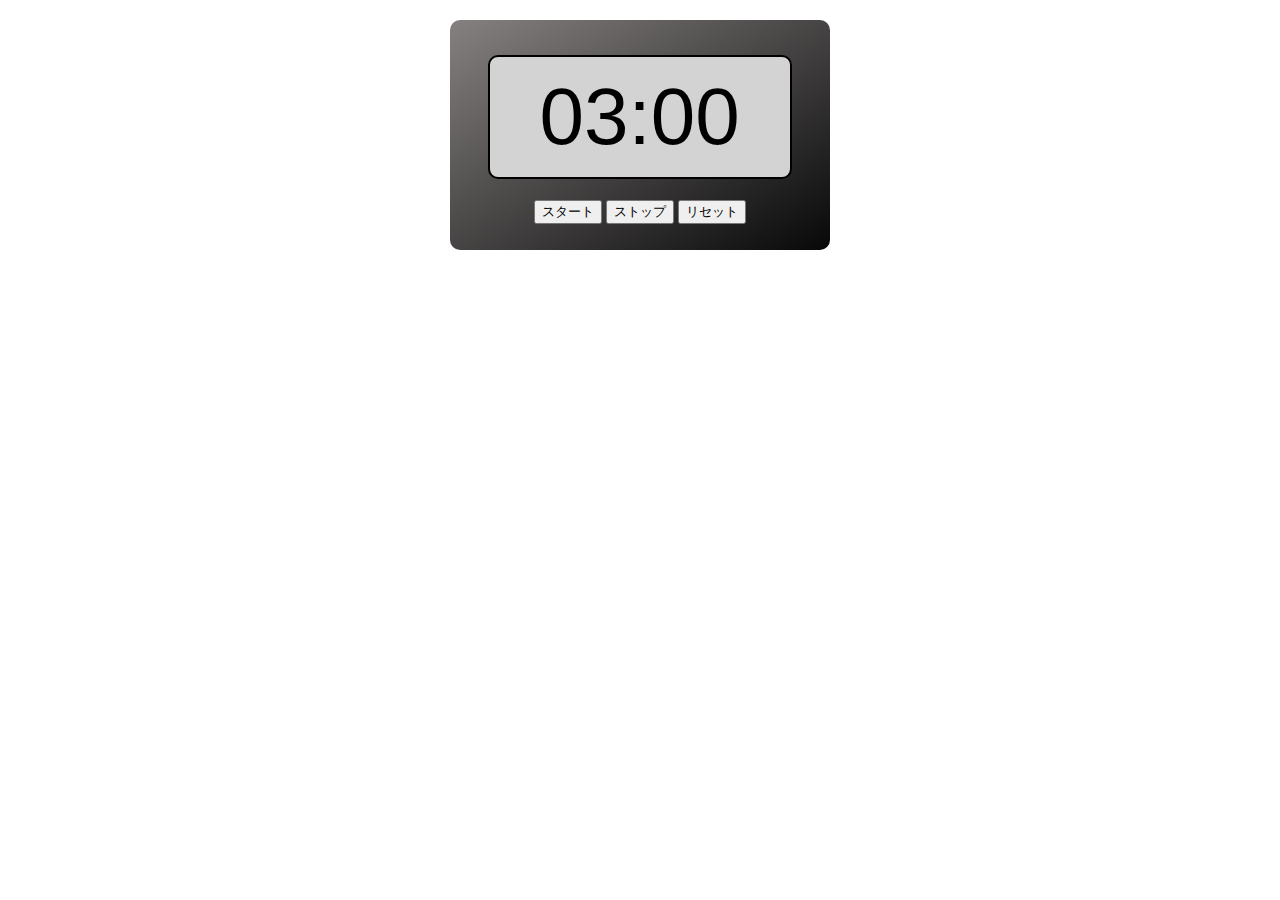
<file: JS/01_カウントダウンタイマー/practice10-5.html>
<!DOCTYPE html>
<html lang="ja">

<head>
    <meta charset="UTF-8">
    <meta http-equiv="X-UA-Compatible" content="IE=edge">
    <meta name="viewport" content="width=device-width, initial-scale=1.0">
    <title>10-5 カウントダウンタイマー</title>
    <link rel="stylesheet" href="./practice10-5.css">
    <script src="./jquery-3.6.0.min.js"></script>
    <script>
        $(function () {
            $('#start').click(count_start);
            $('#stop').click(count_stop);
            $('#reset').click(count_reset);
            count_reset();
        });

        //変数の定義

        var count = 180; //設定時間 3分で180; 
        var min = 0; //残り時間「分」を格納する変数
        var sec = 0; //残り時間「秒」を格納する変数
        var start_f = false;
        var interval;

        //スタート開始
        function count_start() {

            //二度押しを防止する
            if (start_f === false) {
                interval = setInterval(count_down, 1000); //1秒毎にcont_down関数を呼び出す
                start_f = true;
            }
        }

        //カウントダウン開始
        function count_down() {

            if (count <= 1) {
                $('#cd_min').addClass('message_display');
                $('#cd_sec').addClass('message_display');
                $('#cd_sec').html('TIME UP!');
                clearInterval(interval);
            } else {
                count--;
                min = Math.floor(count / 60); //Math.floor関数を使って小数点になった分を整数に変換する。
                sec = count % 60; //60秒で割ったあまりが秒となる
                min = ("0" + min).slice(-2);
                sec = ("0" + sec).slice(-2);
                $('#cd_min').html(min + ':');
                $('#cd_sec').html(sec);
            }
        }

        //ストップボタンの押下
        function count_stop() {
            clearInterval(interval);
            start_f = false;
        }

        //ファイル読み込み、リセットボタンの押下：初期値設定
        function count_reset() {
            count = 180;
            min = Math.floor(count / 60); //Math.floor関数を使って小数点になった分を整数に変換する。
            sec = count % 60; //60秒で割ったあまりが秒となる
            min = ("0" + min).slice(-2);
            sec = ("0" + sec).slice(-2);
            $('#cd_min').html(min + ':');
            $('#cd_sec').html(sec);
            $('#cd_min').removeClass('message_display');
            $('#cd_sec').removeClass('message_display');
            clearInterval(interval);
            start_f = false;
        }
    </script>
</head>

<body>
    <div class="timer">
        <div class="display">
            <span id="cd_min" class="time_display"></span><span id="cd_sec" class="time_display"></span>
        </div>
        <button id="start">スタート</button>
        <button id="stop">ストップ</button>
        <button id="reset">リセット</button>
    </div>
</body>

</html>
</file>
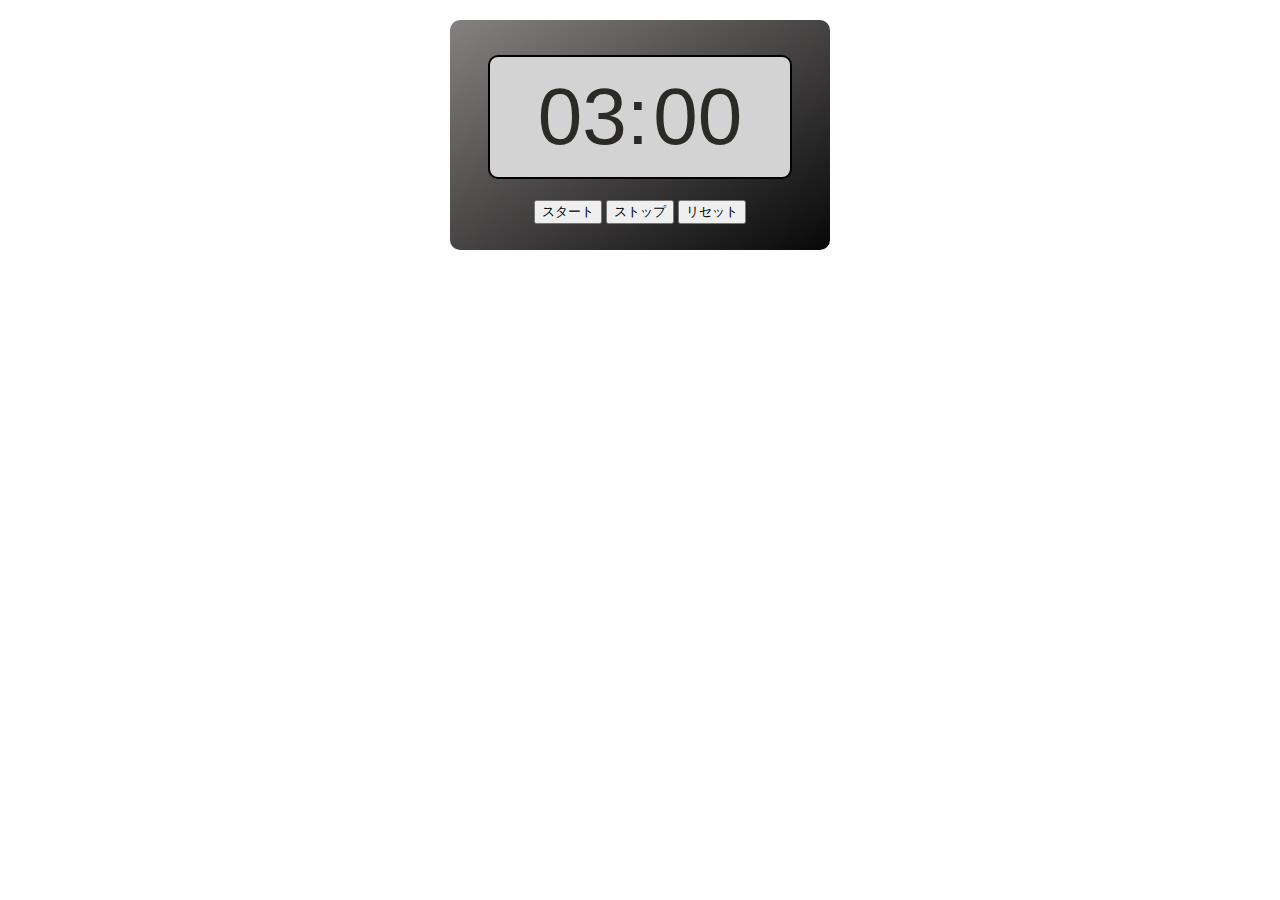
<file: JS/01_タイマー/timer.html>
<!DOCTYPE html>
<html lang="ja">
  <head>
    <meta charset="UTF-8" />
    <meta http-equiv="X-UA-Compatible" content="IE=edge" />
    <meta name="viewport" content="width=device-width, initial-scale=1.0" />
    <title>10-5 カウントダウンタイマー</title>
    <link rel="stylesheet" href="./timer.css" />
    <script src="./jquery-3.6.0.min.js"></script>
    <script>
      $(function () {
        $("#start").click(count_start);
        $("#stop").click(count_stop);
        $("#reset").click(count_reset);
        count_reset();
      });

      const INITIAL_COUNT = 180;
      let count = INITIAL_COUNT;
      let interval = null;
      let start_f = false;

      function count_start() {
        if (!start_f) {
          interval = setInterval(count_down, 1000);
          start_f = true;
        }
      }

      function count_down() {
        if (count <= 0) {
          $("#cd_min").text("");
          $("#cd_sec").text("TIME UP!").addClass("message_display");
          clearInterval(interval);
          start_f = false;
        } else {
          count--;
          const min = String(Math.floor(count / 60)).padStart(2, "0");
          const sec = String(count % 60).padStart(2, "0");
          $("#cd_min")
            .text(min + ":")
            .removeClass("message_display");
          $("#cd_sec").text(sec).removeClass("message_display");
        }
      }

      function count_stop() {
        clearInterval(interval);
        start_f = false;
      }

      function count_reset() {
        count = INITIAL_COUNT;
        const min = String(Math.floor(count / 60)).padStart(2, "0");
        const sec = String(count % 60).padStart(2, "0");
        $("#cd_min")
          .text(min + ":")
          .removeClass("message_display");
        $("#cd_sec").text(sec).removeClass("message_display");
        clearInterval(interval);
        start_f = false;
      }
    </script>
  </head>

  <body>
    <div class="timer">
      <div class="display">
        <span id="cd_min" class="time_display"></span>
        <span id="cd_sec" class="time_display"></span>
      </div>
      <button id="start">スタート</button>
      <button id="stop">ストップ</button>
      <button id="reset">リセット</button>
    </div>
  </body>
</html>
</file>
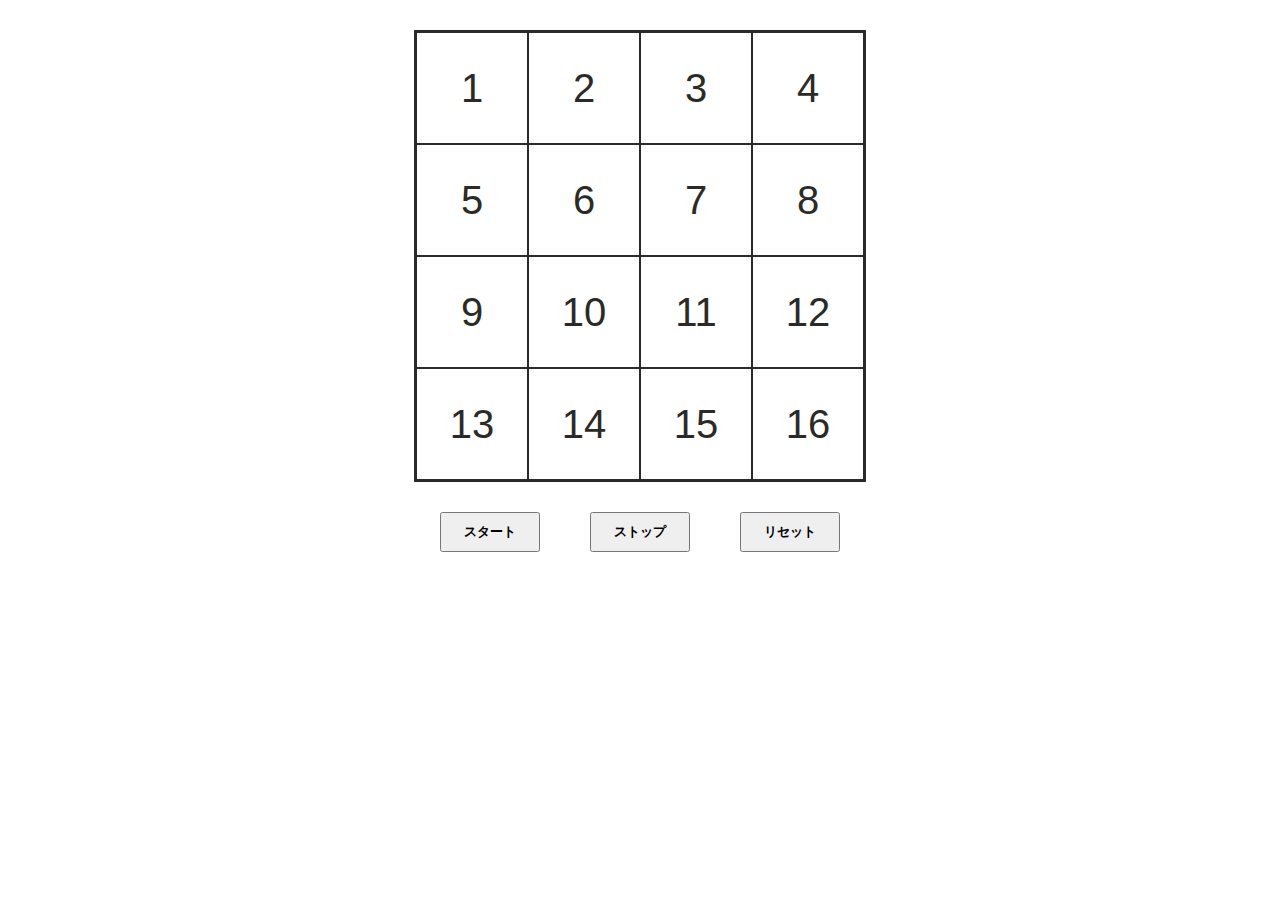
<file: JS/02_ルーレット/12-1.html>
<!DOCTYPE html>
<html lang="ja">

<head>
    <meta charset="UTF-8">
    <meta http-equiv="X-UA-Compatible" content="IE=edge">
    <meta name="viewport" content="width=device-width, initial-scale=1.0">
    <title>12-1 ルーレット</title>
    <link rel="stylesheet" href="12-1.css">
    <script src="./jquery-3.6.0.min.js"></script>
    <script>
        $(function () {
            for (var j = 0; j < 4; j++) {
                $('#roulette').append('<tr></tr>');
                for (var i = 1; i <= 4; i++) {
                    $('tr:last-child').append('<td>' + (j * 4 + i) + '</td>');
                }
            }
        });

        $(function () {
            $('#start').click(count_start);
            $('#stop').click(count_stop);
            $('#reset').click(count_reset);
        });

        //変数の定義
        var count = 16; //カウントダウンの数字を格納する変数
        var start_f = false;
        var interval;
        var array = [0, 1, 2, 3, 4, 5, 6, 7, 8, 9, 10, 11, 12, 13, 14, 15];
        var index;

        //スタート開始
        function count_start() {
            //二度押しを防止する
            if (start_f === false) {
                interval = setInterval(count_down, 50); //0.05秒毎にcont_down関数を呼び出す
                start_f = true;
            } else {
                clearInterval(interval);
                start_f = false;
            }
            $('.pink').removeClass('pink').addClass('bisque');
        }

        //カウントダウン開始
        function count_down() {
            index = Math.floor(Math.random() * array.length);
            // $('td').addClass('tomato');
            $('td').removeClass('tomato');
            $('td').eq(array[index]).addClass('tomato');
            var num = array[index] + 1;
            // console.log('count_down():' + index);
        }

        //ストップボタンの押下
        function count_stop() {
            if (start_f === true) {
                clearInterval(interval);
                $('.tomato').addClass('pink');
                array.splice(index, 1);
                start_f = false;
                var num = array[index];
                // console.log('count_stop():' + index);
            }
        }
        //リセットボタンの押下
        function count_reset() {
            clearInterval(interval);
            $('td').removeClass();
            array = [0, 1, 2, 3, 4, 5, 6, 7, 8, 9, 10, 11, 12, 13, 14, 15];
            start_f = false;
        }
    </script>
</head>

<body>
    <table id="roulette"></table>
    <div id="buttons">
        <button id="start">スタート</button>
        <button id="stop">ストップ</button>
        <button id="reset">リセット</button>
    </div>
</body>

</html>
</file>
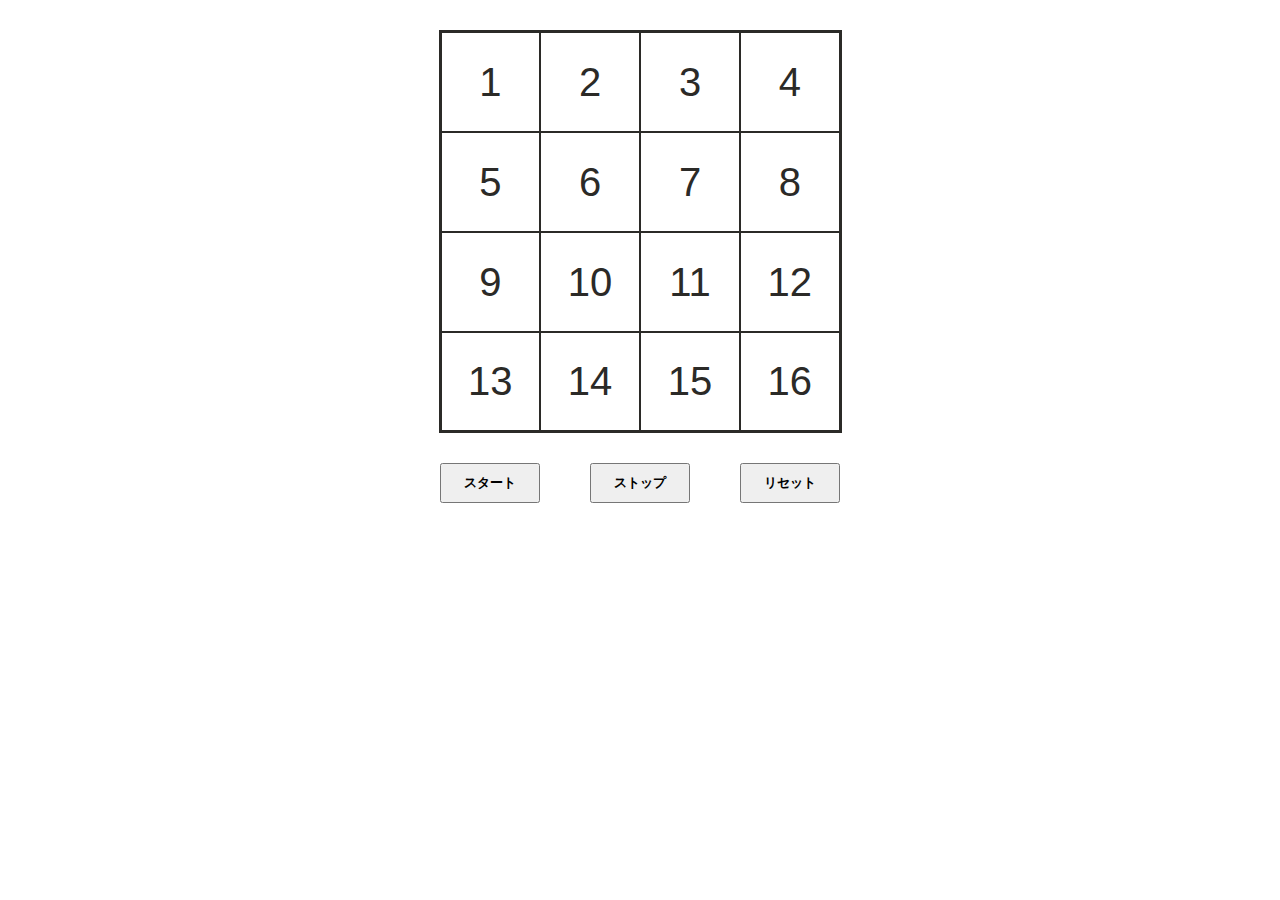
<file: JS/02_ルーレット/roulette.html>
<!DOCTYPE html>
<html lang="ja">
  <head>
    <meta charset="UTF-8" />
    <meta http-equiv="X-UA-Compatible" content="IE=edge" />
    <meta name="viewport" content="width=device-width, initial-scale=1.0" />
    <title>02_ルーレット</title>
    <link rel="stylesheet" href="./roulette.css" />
    <script src="./jquery-3.6.0.min.js"></script>
    <script>
      $(function () {
        generateTable();
        $("#start").click(count_start);
        $("#stop").click(count_stop);
        $("#reset").click(count_reset);
      });

      // テーブルを生成する関数
      function generateTable() {
        for (let j = 0; j < 4; j++) {
          const $tr = $("<tr></tr>");
          for (let i = 1; i <= 4; i++) {
            $tr.append("<td>" + (j * 4 + i) + "</td>");
          }
          $("#roulette").append($tr);
        }
      }

      // 変数定義
      let start_f = false;
      let interval;
      let array = Array.from({ length: 16 }, (_, i) => i);
      let index;

      function count_start() {
        if (!start_f) {
          interval = setInterval(count_down, 50);
          start_f = true;
        } else {
          clearInterval(interval);
          start_f = false;
        }
        $(".fixed").removeClass("fixed").addClass("normal");
      }

      function count_down() {
        index = Math.floor(Math.random() * array.length);
        $("td").removeClass("selected");
        $("td").eq(array[index]).addClass("selected");
      }

      function count_stop() {
        if (start_f) {
          clearInterval(interval);
          $("td.selected").addClass("fixed");
          array.splice(index, 1);
          start_f = false;
        }
      }

      function count_reset() {
        clearInterval(interval);
        $("td").removeClass();
        array = Array.from({ length: 16 }, (_, i) => i);
        start_f = false;
      }
    </script>
  </head>

  <body>
    <main>
      <table id="roulette"></table>
      <div id="buttons">
        <button id="start">スタート</button>
        <button id="stop">ストップ</button>
        <button id="reset">リセット</button>
      </div>
    </main>
  </body>
</html>
</file>
<file: JS/03_お出かけサイコロ/style.css>
@charset "utf-8";

* {
  box-sizing: border-box;
}

html {
  background: #ead518;
}

body {
  background: #fff;
  font-family: "Yu Mincho", "Hiragino Mincho ProN", "Hiragino Mincho Pro", serif;
  padding: 40px;
  max-width: 600px;
  height: 100vh;
  display: block;
  margin: 0 auto;
}
.saikoro {
  text-align: center;
  padding: 10px;
  height: 100%;
  display: flex;
  flex-direction: column;
  justify-content: space-between;
}
.saikoro-headline {
  margin: 0 0 80px;
  font-size: 30px;
  background: #333;
  color: #fff;
  font-weight: bold;
  position: relative;
}

.saikoro-headline::after {
  content: "～サイコロを振って決めよう！～";
  position: absolute;
  width: 100%;
  left: 0;
  top: 100%;
  color: #333;
  font-size: 20px;
  padding: 10px 10px 10px 0;
}

@keyframes shake {
  0% {
    transform: rotate(0deg);
  }
  5% {
    transform: rotate(10deg);
  }
  10% {
    transform: rotate(-10deg);
  }
  15% {
    transform: rotate(10deg);
  }
  20% {
    transform: rotate(-10deg);
  }
  25% {
    transform: rotate(0deg);
  }
  100% {
    transform: rotate(0deg);
  }
}
.saikoro-result {
  margin-bottom: 30px;
  animation: shake 2.5s 2s ease-in-out 2;
}

.saikoro-result img {
  width: auto;
  height: 300px;
}

.saikoro-button {
  padding: 10px 20px;
  cursor: pointer;
  display: inline-block;
  background: #333;
  color: #fff;
  border: 10px double #fff;
  font-family: "Yu Mincho", "Hiragino Mincho ProN", "Hiragino Mincho Pro", serif;
  font-weight: bold;
  font-size: 20px;
  transition: all 0.3s ease-in-out;
}

.saikoro-button:hover {
  background: #fff;
  color: #333;
  border-color: #333;
}
</file>
<file: JS/04_ドット絵アプリ/css/style.css>
@charset "utf-8";

body {
  display: flex;
  flex-direction: column;
  justify-content: center;
  align-items: center;
  width: 100vw;
  height: 100vh;
}
canvas {
  display: block;
  border: 1px solid #cdcccc;
}

.palette {
  display: flex;
}
.color {
  width: 30px;
  height: 30px;
  margin: 5px;
  cursor: pointer;
  border: 1px solid #cdcccc;
}
</file>
<file: JS/05_TODOリスト/style.css>
body {
  font-family: sans-serif;
  margin: 20px;
  background-color: #f4f4f4;
}

.container {
  max-width: 600px;
  margin: 0 auto;
  background-color: #fff;
  padding: 20px;
  border-radius: 8px;
  box-shadow: 0 2px 4px rgba(0, 0, 0, 0.1);
}

.header {
  display: flex; /* 要素を横並びにする */
  justify-content: center; /* 両端に寄せる */
  align-items: last baseline; /* ベースラインを揃える（必要に応じて） */
  margin-bottom: 15px; /* 必要に応じて調整 */
}

h1 {
  /* flex-grow: 1; */
  margin: 0 30px; /* h1のマージンをリセット */
}

#today {
  font-size: 1em; /* 必要に応じて調整 */
  color: #777; /* 必要に応じて調整 */
}

.input-area {
  display: flex;
  gap: 10px;
  margin-bottom: 20px;
}

#new-task {
  flex-grow: 1;
  padding: 10px;
  border: 1px solid #ccc;
  border-radius: 4px;
}

#add-btn {
  padding: 8px 15px;
  background-color: #007bff;
  color: white;
  border: none;
  border-radius: 4px;
  cursor: pointer;
}

#add-btn:hover {
  background-color: #0056b3;
}

#task-list {
  list-style: none;
  padding: 0;
}

#task-list li {
  display: flex;
  align-items: center;
  padding: 8px 0;
  border-bottom: 1px solid #eee;
}

#task-list li:last-child {
  border-bottom: none;
}

#task-list li input[type="checkbox"] {
  appearance: none;
  width: 16px;
  height: 16px;
  border: 1px solid #ccc;
  border-radius: 50%;
  margin-right: 10px;
  cursor: pointer;
  display: flex;
  justify-content: center;
  align-items: center;
}

#task-list li input[type="checkbox"]:checked {
  background-color: #28a745;
  border-color: #28a745;
}

#task-list li input[type="checkbox"]:checked::before {
  content: "\2713"; /* チェックマーク */
  color: white;
  font-size: 12px;
}

#task-list li label {
  flex-grow: 1;
  margin-right: 10px;
}

#task-list li.completed label {
  text-decoration: line-through;
  color: #777;
}

#task-list li button {
  background-color: transparent; /* 背景を透明に */
  color: #dc3545; /* 文字色を赤に */
  border: none; /* ボーダーをなくす */
  padding: 0; /* パディングをなくす */
  margin-left: auto; /* 右端に寄せる */
  cursor: pointer;
  font-size: 1em; /* 必要に応じて調整 */
  line-height: 1; /* 行の高さを調整 */
  outline: none; /* フォーカス時のアウトラインを削除 */
}

#task-list li button:hover {
  color: #c82333; /* ホバー時の文字色 */
}
</file>
<file: web制作/css/style.css>
@charset "uft-8";

/*****************************************
 * ページ全体に関わるCSSの設定
 ****************************************/

html *,
::before,
::after {
  box-sizing: border-box;
}

html {
  font-size: 62.5%;
  /* 10px */
}

body {
  font-family: "Meiryo", serif, sans-serif;
  /* font-family: 'Helvetica Neue', Arial, 'Hiragino Sans', 'Meiryo', sans-serif; */
  font-weight: 400;
  /* レギュラーウェイトを指定 */
  font-size: 1.4rem;
  /* <p>に合わせて14px */
  line-height: 1.5;
  color: #666;
  margin: 0 auto;
}

img {
  max-width: 100%;
  height: auto;
  vertical-align: bottom;
}

a {
  font-size: 1.4rem;
  text-decoration: none;
  color: #666;
}

ul,
ol {
  list-style-type: none;
}

.clear {
  clear: both;
}
.container {
  max-width: 900px;
  margin: 0 auto;
  padding: 65px 0;
}

/*****************************************
 * 共通設定
 ****************************************/

/* ヘッダー */
header {
  height: 150px;
  display: flex;
  justify-content: space-between;
  align-items: center;
  padding: 0 5%;
}

header h1 img {
  width: auto;
  height: 60px;
}

.nav_lists {
  max-width: 900px;
  display: flex;
  justify-content: space-between;
}

.nav_list {
  position: relative;
  padding: 5px 30px;
}

.nav_list:hover {
  border-bottom: 2px solid #666;
}

/* ドロップダウンメニュー */
.dropdown_lists {
  display: none;
  width: 100%;
  position: absolute;
  top: 36px;
  left: 0;
}

.nav_list:hover .dropdown_lists {
  display: block;
}

.dropdown_list {
  background-color: #b8e2de;
  border-bottom: 2px solid #fff;
  padding: 10px 0;
  transition: all 0.3s;
  position: relative;
}

.dropdown_list:hover {
  background-color: #666;
}

.dropdown_list a {
  display: flex;
  justify-content: center;
  align-items: center;
  color: #fff;
  text-decoration: none;
  position: relative;
}

/* フッター */
#page-top {
  position: fixed;
  right: 65px;
  bottom: 100px;
  height: 50px;
  text-decoration: none;
  font-weight: bold;
  transform: rotate(90deg);
  font-size: 90%;
  line-height: 1.5rem;
  color: #666;
  padding: 0 0 0 35px;
  border-top: solid 1px;
}
#page-top::before {
  content: "";
  display: block;
  position: absolute;
  top: -1px;
  left: 0px;
  width: 15px;
  border-top: solid 1px;
  transform: rotate(35deg);
  transform-origin: left top;
}

footer {
  background-color: #666;
  color: #fff;
  margin: 0 auto;
  text-align: center;
  padding: 26px;
}

small {
  font-size: 1.4rem;
}

/*****************************************
 * index.html
 ****************************************/

/* メインエリア */
/* fv */
.fv {
  height: 500px;
  background-image: url(../img/fv.jpg);
  background-repeat: no-repeat;
  background-position: right;
}

.fv h1 {
  font-family: "Noto Serif JP";
  font-size: 4rem;
  padding-top: 87px;
  text-align: left;
}

.fv h1 span {
  display: block;
  margin-left: 2.2rem;
}

/* About */
#about,
#works,
#contact {
  text-align: center;
}
.container h2 {
  font-size: 3.2rem;
  padding-bottom: 70px;
}

.me {
  border-radius: 50%;
  border: 5px solid #b8e2de;
  margin-bottom: 20px;
}

#about p {
  margin-bottom: 94px;
}

.profile {
  text-align: left;
}

.profile dl {
  max-width: 793px;
  display: flex;
  justify-content: space-between;
  flex-wrap: wrap;
}

.profile dt {
  font-weight: 400;
  width: 20%;
  margin-bottom: 40px;
  position: relative;
  top: 0;
  left: 1em;
}
.profile dt::before {
  content: "";
  display: inline-block;
  background-color: #b8e2de;
  width: 12px;
  height: 24px;
  position: absolute;
  top: 0;
  left: -1em;
}
.profile dd {
  width: 76%;
  margin-bottom: 40px;
}

.skill {
  display: flex;
  justify-content: flex-start;
  flex-wrap: wrap;
}

.skill img {
  display: block;
  margin-right: 25px;
  margin-bottom: 25px;
}

/* Works */
.bg-color {
  background-color: #def1ef;
}

.works {
  margin: 0 auto;
  text-align: center;
}

.work {
  display: flex;
  flex-wrap: wrap;
  margin-left: 12.5px;
}

.work_detail {
  position: relative;
  width: 275px;
  height: 210px;
  object-fit: cover;
  margin-right: 25px;
  margin-bottom: 25px;
  background-color: #fff;
}

.work_detail:nth-child(3n) {
  margin-right: 0;
}

.work_menu {
  text-align: center;
  letter-spacing: 0.3rem;
  font-size: 3.2rem;
  line-height: 210px;
}

.work_hov {
  position: absolute;
  top: 5%;
  left: 5%;
  width: 90%;
  height: 90%;
  transition: all 0.2s;
  opacity: 0;
}

.work_hov:hover {
  opacity: 1;
  background-color: rgba(255, 255, 255, 0.9);
}

.fonts_img {
  display: block;
  padding: 30% 0;
}

/*****************************************
 * website.html
 ****************************************/
/* sub_visual */
.sub_visual {
  background-color: #def1ef;
  padding: 65px 5%;
  text-align: center;
}

.sub_visual h2 {
  font-size: 3.2rem;
}

.sub_visual h2 span {
  display: block;
  font-size: 2.4rem;
  margin-top: 40px;
}

/* section共通 */
section:nth-of-type(even) {
  background-color: #def1ef;
}

.website img {
  border: 1px solid #666;
  object-fit: cover;
}

section h3 {
  margin-top: 50px;
  margin-bottom: 14px;
  font-size: 2rem;
  font-weight: bold;
}

section h3 a {
  font-size: 2rem;
}

section p {
  margin-bottom: 46px;
}

section p:last-child {
  margin-bottom: 0;
}

.website dl {
  display: flex;
  justify-content: space-between;
  flex-wrap: wrap;
  margin-bottom: 46px;
}

.website dl:last-of-type {
  margin-bottom: 0;
}

.website dt {
  width: 25%;
  font-weight: normal;
}

.website dd {
  width: 75%;
  margin-bottom: 14px;
}

.website dd:last-child {
  margin-bottom: 0;
}

.website dd ol {
  list-style-type: disc;
}

.website dd li {
  margin-bottom: 14px;
}

.website dd li:last-of-type {
  margin-bottom: 0;
}

/* gallery_site */
#gallery_site dt {
  margin-left: -0.5em;
}
/*****************************************
 * banner.html
 ****************************************/
.banner img {
  float: left;
  display: block;
  margin-right: 30px;
}

.banner img:last-of-type {
  margin-right: 0;
}

.banner dl {
  display: flex;
  justify-content: space-between;
  flex-wrap: wrap;
  margin-bottom: 40px;
}

.banner dt {
  width: 18%;
  font-weight: normal;
  margin-left: -0.5em;
}

.banner dd {
  width: 82%;
}

.banner dl:last-child {
  margin-bottom: 0;
}

.banner dd ul {
  list-style-type: disc;
  margin-left: 1.2em;
}

/*****************************************
 * logo.html
 ****************************************/
/* 共通 */
.logo h3,
.fonts h3,
.flyer h3 {
  font-size: 2rem;
  font-weight: bold;
}
#joybeads_logo {
  padding-top: 68px;
}
/* 画僧と吹き出し */
.logo_image {
  display: block;
  width: 218px;
  height: auto;
  object-fit: cover;
  margin: 70px auto 0;
  text-align: center;
  position: relative;
}

.balloon_top {
  display: block;
  position: absolute;
  top: -70px;
  left: 42%;
}

.balloon_left {
  display: inline-block;
  position: absolute;
  top: 42%;
  left: -65px;
}

.balloon_right {
  display: inline-block;
  position: absolute;
  top: 42%;
  right: -65px;
}

.balloon_bottom {
  display: block;
  position: absolute;
  bottom: -70px;
  left: 12%;
}

.balloon {
  display: inline-block;
  position: relative;
  text-align: center;
  font-size: 20px;
  line-height: 45px;
  font-weight: bold;
  z-index: 1;
}

.balloon span {
  display: inline-block;
  width: 45px;
  height: 45px;
  border-radius: 50%;
  background-color: #b8e2de;
  position: absolute;
  top: 0;
  left: -16px;
  z-index: -1;
}

.balloon span::before {
  content: "";
  position: absolute;
  bottom: -15px;
  left: 50%;
  margin-left: -10px;
  border: 10px solid transparent;
  border-top: 10px solid #b8e2de;
}

.triangle_r {
  transform: rotate(-90deg);
}

.triangle_l {
  transform: rotate(90deg);
}

.triangle_t {
  transform: rotate(180deg);
}

/* リスト */
.logo ol,
.fonts ol {
  counter-reset: number; /*数字をリセット*/
  list-style-type: none !important; /*数字を一旦消す*/
  margin: 50px 0;
}
.logo ol li,
.fonts ol li {
  position: relative;
  margin-left: 60px;
  margin-bottom: 14px;
  line-height: 45px;
}
.logo ol li:last-of-type,
.fonts ol li:last-of-type {
  margin-bottom: 0;
}

.logo ol li:before,
.fonts ol li::before {
  /* 以下数字をつける */
  position: absolute;
  counter-increment: number;
  content: counter(number);
  /*以下数字のデザイン変える*/
  display: inline-block;
  background: #b8e2de;
  color: #666;
  font-size: 20px;
  font-weight: bold;
  border-radius: 50%;
  left: -60px;
  width: 45px;
  height: 45px;
  line-height: 45px;
  text-align: center;
  /*以下 上下中央寄せのため*/
  top: 50%;
  -webkit-transform: translateY(-50%);
  transform: translateY(-50%);
}

/* asayama_logo */
#asayama_logo {
  top: -65px;
  left: 24%;
}

/* joybeads_logo */
#joybeads_logo_01 {
  left: 20%;
}

#joybeads_logo_03 {
  left: 80%;
}

/* banner_logo */
#banner_logo_01 {
  left: 10%;
}

/* koi_logo_01 */
#koi_logo_01 {
  left: 20%;
}

#koi_logomark {
  width: 50%;
  margin-top: 40px;
}

/* link */
.logo p #logo_link {
  text-decoration-line: underline;
}

/*****************************************
 * fonts.html
 ****************************************/
.fonts .logo_image:last-of-type {
  margin-top: 140px;
}

#koi_logo_01 {
  left: 47%;
}

#koi_logo_02 {
  top: 72%;
}

#koi_logo_03 {
  top: 45%;
}

#koi_logomark_01 {
  left: 52%;
}

#koi_logomark_02 {
  top: 0;
}

/*****************************************
 * flyer.html
 ****************************************/
.flyer img {
  display: block;
  margin: 0 auto;
  text-align: center;
}

/*****************************************
 * TL
 ****************************************/
@media screen and (max-width: 900px) {
  /*****************************************
 * 共通設定
 ****************************************/
  .container {
    padding: 65px 12px;
  }

  /* ドロップダウンメニュー */
  .dropdown_lists {
    width: 300px;
    left: -90%;
  }

  /* フッター */
  #page-top {
    opacity: 0;
  }
  /*****************************************
 * index.html
 ****************************************/
  /* メインエリア */
  /* About */
  .profile {
    padding: 0;
  }

  .profile dt {
    margin-right: 10px;
  }

  /* Works */
  .work {
    max-width: 575px;
    margin: 0 auto;
  }

  .work_detail:nth-child(3n) {
    margin-right: 25px;
  }

  .work_detail:nth-child(2n) {
    margin-right: 0;
  }
}

/*****************************************
 * SP
 ****************************************/
@media screen and (max-width: 654px) {
  /*****************************************
 * 共通設定
 ****************************************/
  /* ヘッダー */
  header {
    height: 200px;
    flex-direction: column;
    padding: 40px 5%;
  }

  /*****************************************
 * index.html
 ****************************************/
  /* メインエリア */
  /* fv */
  .fv h1 {
    font-size: 3.2rem;
    margin-top: -37px;
    padding-top: 0;
    color: #fff;
  }

  .fv h1 span {
    margin-left: 1.8rem;
  }

  /* Works */
  .work {
    max-width: 275px;
    margin: 0 auto;
  }

  .work_detail {
    margin-right: 0;
  }

  .work_detail:nth-child(3n) {
    margin-right: 0;
  }

  /*****************************************
 * website.html
 ****************************************/
  .website dl {
    flex-direction: column;
  }

  .website dt,
  .banner dt {
    width: 100%;
    margin-bottom: 8px;
  }

  .website dd,
  .banner dd {
    width: 100%;
    margin-bottom: 24px;
  }

  #gallery_site dd {
    width: 90%;
    margin-left: 1.3em;
  }

  #gallery_site dd li,
  .banner dd li {
    margin-bottom: 14px;
  }

  #gallery_site dd li:last-of-type,
  .banner dd li:last-of-type {
    margin-bottom: 0;
  }

  /*****************************************
 * banner.html
 ****************************************/
  .banner img {
    /* display: block; */
    float: none;
    margin: 0 auto 30px;
    /* clear: both; */
  }
  .banner img:last-of-type {
    margin-right: auto;
    margin-bottom: 0;
  }
  .banner dl {
    flex-direction: column;
  }

  /*****************************************
 * logo.html
 ****************************************/
  /* 画僧と吹き出し */
  .logo_image {
    width: 174px;
    margin-top: 50px;
  }

  .balloon_top {
    top: -50px;
  }

  .balloon_left {
    left: -45px;
  }
  .balloon_right {
    right: -45px;
  }
  .balloon_bottom {
    bottom: -50px;
  }

  /* リスト */
  .logo ol li,
  .fonts ol li {
    line-height: 1.3;
  }

  .logo ol li,
  .fonts ol li {
    margin-bottom: 30px;
  }
}
</file>
<file: JS/01_カウントダウンタイマー/practice10-5.css>
@charset "uft-8";

/*****************************************
 * CSSのリセット
 ****************************************/

html,
body,
ul,
ol,
li,
h1,
h2,
h3,
h4,
h5,
h6,
p,
form,
input,
div,
section {
    margin: 0;
    padding: 0;
}


/*****************************************
 * ページ全体に関わるCSSの設定
 ****************************************/

html {
    font-size: 62.5%;
    /* 10px */
}

body {
    font-family: 'Helvetica Neue', Arial, 'Hiragino Sans', 'Meiryo', sans-serif;
    font-weight: 400;
    /* レギュラーウェイトを指定 */
    font-size: 1.6rem;
    /* <p>に合わせて16px */
    line-height: 1.5;
    color: #2b2a27;
    margin: 0 auto;
}

h1,
h2,
h3,
h4,
h5,
h6,
th,
strong {
    font-weight: 700;
}

img {
    max-width: 100%;
    height: auto;
    vertical-align: bottom;
}

a {
    color: #2b2a27;
}


/*****************************************
 * タイマー
 ****************************************/

.timer {
    width: 350px;
    height: 200px;
    background-color: #858180;
    margin: 20px auto;
    padding: 15px;
    text-align: center;
    border-radius: 10px;
    background: -moz-linear-gradient(top left, #858180, #080808);
    background: -webkit-linear-gradient(top left, #858180, #080808);
    background: linear-gradient(to bottom right, #858180, #080808);
}

.display {
    width: 300px;
    height: 120px;
    line-height: 120px;
    background-color: #d3d3d3;
    margin: 20px auto;
    border-radius: 10px;
    border: 2px solid #000;
    /* font-size: 80px; */
}

#cd_sec {
    width: 89.9px;
    text-align: left;
}

.time_display {
    display: inline-block;
    color: black;
    font-size: 80px;
}

#cd_min.message_display {
    display: none;
}

#cd_sec.message_display {
    /*    display: inline; ↓width設定を外す場合は、インライン要素化にしても良い*/
    width: 260px;
    color: red;
    font-size: 60px;
}
</file>
<file: JS/01_タイマー/timer.css>
@charset "utf-8";

html,
body,
ul,
ol,
li,
h1,
h2,
h3,
h4,
h5,
h6,
p,
form,
input,
div,
section {
  margin: 0;
  padding: 0;
}

html {
  font-size: 62.5%;
}

body {
  font-family: "Helvetica Neue", Arial, "Hiragino Sans", "Meiryo", sans-serif;
  font-weight: 400;
  font-size: 1.6rem;
  line-height: 1.5;
  color: #2b2a27;
  margin: 0 auto;
}

.timer {
  width: 350px;
  height: 200px;
  background-color: #858180;
  margin: 20px auto;
  padding: 15px;
  text-align: center;
  border-radius: 10px;
  background: linear-gradient(to bottom right, #858180, #080808);
}

.display {
  width: 300px;
  height: 120px;
  line-height: 120px;
  background-color: #d3d3d3;
  margin: 20px auto;
  border-radius: 10px;
  border: 2px solid #000;
}

.time_display {
  display: inline-block;
  font-size: 80px;
}
.message_display {
  color: red;
  font-size: 60px;
}
</file>
<file: JS/02_ルーレット/12-1.css>
@charset "uft-8";

/*****************************************
 * CSSのリセット
 ****************************************/

html,
body,
ul,
ol,
li,
h1,
h2,
h3,
h4,
h5,
h6,
p,
form,
input,
div,
section {
    margin: 0;
    padding: 0;
}


/*****************************************
 * ページ全体に関わるCSSの設定
 ****************************************/

html {
    font-size: 62.5%;
    /* 10px */
}

body {
    font-family: 'Helvetica Neue', Arial, 'Hiragino Sans', 'Meiryo', sans-serif;
    font-weight: 400;
    /* レギュラーウェイトを指定 */
    font-size: 1.6rem;
    /* <p>に合わせて16px */
    line-height: 1.5;
    color: #2b2a27;
    margin: 0 auto;
}

h1,
h2,
h3,
h4,
h5,
h6,
th,
strong {
    font-weight: 700;
}

img {
    max-width: 100%;
    height: auto;
    vertical-align: bottom;
}

a {
    color: #2b2a27;
}


/*****************************************
 * ルーレット
 ****************************************/

table {
    border: solid 3px;
    border-collapse: collapse;
    border-spacing: 0;
    margin: 30px auto;
    text-align: center;
    font-size: 40px;
}

td {
    width: 100px;
    height: 100px;
    border: solid 2px;
    padding: 5px;
}

#buttons {
    width: 400px;
    margin: 0 auto;
    text-align: center;
    display: flex;
    justify-content: space-between;
}

button {
    width: 100px;
    height: 40px;
    font-weight: bold;
}

.tomato {
    background-color: tomato;
}

.pink {
    background-color: pink;
}

.bisque {
    color: #808080;
    background-color: bisque;
}
</file>
<file: JS/02_ルーレット/roulette.css>
@charset "utf-8";

/*****************************************
 * CSSのリセット
 ****************************************/

html,
body,
ul,
ol,
li,
h1,
h2,
h3,
h4,
h5,
h6,
p,
form,
input,
div,
section {
  margin: 0;
  padding: 0;
}

/*****************************************
 * ページ全体に関わるCSSの設定
 ****************************************/

html {
  font-size: 62.5%;
  /* 10px */
}

body {
  font-family: "Helvetica Neue", Arial, "Hiragino Sans", "Meiryo", sans-serif;
  font-weight: 400;
  /* レギュラーウェイトを指定 */
  font-size: 1.6rem;
  /* <p>に合わせて16px */
  line-height: 1.5;
  color: #2b2a27;
  margin: 0 auto;
}

h1,
h2,
h3,
h4,
h5,
h6,
th,
strong {
  font-weight: 700;
}

img {
  max-width: 100%;
  height: auto;
  vertical-align: bottom;
}

a {
  color: #2b2a27;
}

/*****************************************
 * ルーレット
 ****************************************/

table {
  border: solid 3px;
  border-collapse: collapse;
  border-spacing: 0;
  margin: 30px auto;
  text-align: center;
  font-size: 40px;
}

td {
  width: 100px;
  height: 100px;
  border: solid 2px;
  padding: 5px;
  box-sizing: border-box;
}

#buttons {
  width: 400px;
  margin: 0 auto;
  text-align: center;
  display: flex;
  justify-content: space-between;
}

button {
  width: 100px;
  height: 40px;
  font-weight: bold;
}

button:hover {
  background-color: #ddd;
  cursor: pointer;
}

.selected {
  background-color: tomato;
}

.fixed {
  background-color: pink;
}

.normal {
  color: #808080;
  background-color: bisque;
}
</file>
<file: JS/04_ドット絵アプリ/css/destyle.css>
/*! destyle.css v4.0.1 | MIT License | https://github.com/nicolas-cusan/destyle.css */

/* Reset box-model and set borders */
/* ============================================ */

*,
::before,
::after {
  box-sizing: border-box;
  border-style: solid;
  border-width: 0;
  min-width: 0;
}

/* Document */
/* ============================================ */

/**
 * 1. Correct the line height in all browsers.
 * 2. Prevent adjustments of font size after orientation changes in iOS.
 * 3. Remove gray overlay on links for iOS.
 */

html {
  line-height: 1.15; /* 1 */
  -webkit-text-size-adjust: 100%; /* 2 */
  -webkit-tap-highlight-color: transparent; /* 3*/
}

/* Sections */
/* ============================================ */

/**
 * Remove the margin in all browsers.
 */

body {
  margin: 0;
}

/**
 * Render the `main` element consistently in IE.
 */

main {
  display: block;
}

/* Vertical rhythm */
/* ============================================ */

p,
table,
blockquote,
address,
pre,
iframe,
form,
figure,
dl {
  margin: 0;
}

/* Headings */
/* ============================================ */

h1,
h2,
h3,
h4,
h5,
h6 {
  font-size: inherit;
  font-weight: inherit;
  margin: 0;
}

/* Lists (enumeration) */
/* ============================================ */

ul,
ol {
  margin: 0;
  padding: 0;
  list-style: none;
}

/* Lists (definition) */
/* ============================================ */

dt {
  font-weight: bold;
}

dd {
  margin-left: 0;
}

/* Grouping content */
/* ============================================ */

/**
 * 1. Add the correct box sizing in Firefox.
 * 2. Show the overflow in Edge and IE.
 */

hr {
  box-sizing: content-box; /* 1 */
  height: 0; /* 1 */
  overflow: visible; /* 2 */
  border-top-width: 1px;
  margin: 0;
  clear: both;
  color: inherit;
}

/**
 * 1. Correct the inheritance and scaling of font size in all browsers.
 * 2. Correct the odd `em` font sizing in all browsers.
 */

pre {
  font-family: monospace, monospace; /* 1 */
  font-size: inherit; /* 2 */
}

address {
  font-style: inherit;
}

/* Text-level semantics */
/* ============================================ */

/**
 * Remove the gray background on active links in IE 10.
 */

a {
  background-color: transparent;
  text-decoration: none;
  color: inherit;
}

/**
 * 1. Remove the bottom border in Chrome 57-
 * 2. Add the correct text decoration in Chrome, Edge, IE, Opera, and Safari.
 */

abbr[title] {
  text-decoration: underline dotted; /* 2 */
}

/**
 * Add the correct font weight in Chrome, Edge, and Safari.
 */

b,
strong {
  font-weight: bolder;
}

/**
 * 1. Correct the inheritance and scaling of font size in all browsers.
 * 2. Correct the odd `em` font sizing in all browsers.
 */

code,
kbd,
samp {
  font-family: monospace, monospace; /* 1 */
  font-size: inherit; /* 2 */
}

/**
 * Add the correct font size in all browsers.
 */

small {
  font-size: 80%;
}

/**
 * Prevent `sub` and `sup` elements from affecting the line height in
 * all browsers.
 */

sub,
sup {
  font-size: 75%;
  line-height: 0;
  position: relative;
  vertical-align: baseline;
}

sub {
  bottom: -0.25em;
}

sup {
  top: -0.5em;
}

/* Replaced content */
/* ============================================ */

/**
 * Prevent vertical alignment issues.
 */

svg,
img,
embed,
object,
iframe {
  vertical-align: bottom;
}

/* Forms */
/* ============================================ */

/**
 * Reset form fields to make them styleable.
 * 1. Make form elements stylable across systems iOS especially.
 * 2. Inherit text-transform from parent.
 */

button,
input,
optgroup,
select,
textarea {
  -webkit-appearance: none; /* 1 */
  appearance: none;
  vertical-align: middle;
  color: inherit;
  font: inherit;
  background: transparent;
  padding: 0;
  margin: 0;
  border-radius: 0;
  text-align: inherit;
  text-transform: inherit; /* 2 */
}

/**
 * Correct cursors for clickable elements.
 */

button,
[type="button"],
[type="reset"],
[type="submit"] {
  cursor: pointer;
}

button:disabled,
[type="button"]:disabled,
[type="reset"]:disabled,
[type="submit"]:disabled {
  cursor: default;
}

/**
 * Improve outlines for Firefox and unify style with input elements & buttons.
 */

:-moz-focusring {
  outline: auto;
}

select:disabled {
  opacity: inherit;
}

/**
 * Remove padding
 */

option {
  padding: 0;
}

/**
 * Reset to invisible
 */

fieldset {
  margin: 0;
  padding: 0;
  min-width: 0;
}

legend {
  padding: 0;
}

/**
 * Add the correct vertical alignment in Chrome, Firefox, and Opera.
 */

progress {
  vertical-align: baseline;
}

/**
 * Remove the default vertical scrollbar in IE 10+.
 */

textarea {
  overflow: auto;
}

/**
 * Correct the cursor style of increment and decrement buttons in Chrome.
 */

[type="number"]::-webkit-inner-spin-button,
[type="number"]::-webkit-outer-spin-button {
  height: auto;
}

/**
 * Correct the outline style in Safari.
 */

[type="search"] {
  outline-offset: -2px; /* 1 */
}

/**
 * Remove the inner padding in Chrome and Safari on macOS.
 */

[type="search"]::-webkit-search-decoration {
  -webkit-appearance: none;
}

/**
 * 1. Correct the inability to style clickable types in iOS and Safari.
 * 2. Fix font inheritance.
 */

::-webkit-file-upload-button {
  -webkit-appearance: button; /* 1 */
  font: inherit; /* 2 */
}

/**
 * Fix appearance for Firefox
 */
/* [type="number"] {
  -moz-appearance: textfield;
} */

/**
 * Clickable labels
 */

label[for] {
  cursor: pointer;
}

/* Interactive */
/* ============================================ */

/*
 * Add the correct display in Edge, IE 10+, and Firefox.
 */

details {
  display: block;
}

/*
 * Add the correct display in all browsers.
 */

summary {
  display: list-item;
}

/*
 * Remove outline for editable content.
 */

[contenteditable]:focus {
  outline: auto;
}

/* Tables */
/* ============================================ */

/**
1. Correct table border color inheritance in all Chrome and Safari.
*/

table {
  border-color: inherit; /* 1 */
  border-collapse: collapse;
}

caption {
  text-align: left;
}

td,
th {
  vertical-align: top;
  padding: 0;
}

th {
  text-align: left;
  font-weight: bold;
}
</file>
<file: web制作/css/destyle.css>
/*! destyle.css v3.0.2 | MIT License | https://github.com/nicolas-cusan/destyle.css */

/* Reset box-model and set borders */
/* ============================================ */

*,
::before,
::after {
  box-sizing: border-box;
  border-style: solid;
  border-width: 0;
}

/* Document */
/* ============================================ */

/**
 * 1. Correct the line height in all browsers.
 * 2. Prevent adjustments of font size after orientation changes in iOS.
 * 3. Remove gray overlay on links for iOS.
 */

html {
  line-height: 1.15; /* 1 */
  -webkit-text-size-adjust: 100%; /* 2 */
  -webkit-tap-highlight-color: transparent; /* 3*/
}

/* Sections */
/* ============================================ */

/**
 * Remove the margin in all browsers.
 */

body {
  margin: 0;
}

/**
 * Render the `main` element consistently in IE.
 */

main {
  display: block;
}

/* Vertical rhythm */
/* ============================================ */

p,
table,
blockquote,
address,
pre,
iframe,
form,
figure,
dl {
  margin: 0;
}

/* Headings */
/* ============================================ */

h1,
h2,
h3,
h4,
h5,
h6 {
  font-size: inherit;
  font-weight: inherit;
  margin: 0;
}

/* Lists (enumeration) */
/* ============================================ */

ul,
ol {
  margin: 0;
  padding: 0;
  list-style: none;
}

/* Lists (definition) */
/* ============================================ */

dt {
  font-weight: bold;
}

dd {
  margin-left: 0;
}

/* Grouping content */
/* ============================================ */

/**
 * 1. Add the correct box sizing in Firefox.
 * 2. Show the overflow in Edge and IE.
 */

hr {
  box-sizing: content-box; /* 1 */
  height: 0; /* 1 */
  overflow: visible; /* 2 */
  border-top-width: 1px;
  margin: 0;
  clear: both;
  color: inherit;
}

/**
 * 1. Correct the inheritance and scaling of font size in all browsers.
 * 2. Correct the odd `em` font sizing in all browsers.
 */

pre {
  font-family: monospace, monospace; /* 1 */
  font-size: inherit; /* 2 */
}

address {
  font-style: inherit;
}

/* Text-level semantics */
/* ============================================ */

/**
 * Remove the gray background on active links in IE 10.
 */

a {
  background-color: transparent;
  text-decoration: none;
  color: inherit;
}

/**
 * 1. Remove the bottom border in Chrome 57-
 * 2. Add the correct text decoration in Chrome, Edge, IE, Opera, and Safari.
 */

abbr[title] {
  text-decoration: underline dotted; /* 2 */
}

/**
 * Add the correct font weight in Chrome, Edge, and Safari.
 */

b,
strong {
  font-weight: bolder;
}

/**
 * 1. Correct the inheritance and scaling of font size in all browsers.
 * 2. Correct the odd `em` font sizing in all browsers.
 */

code,
kbd,
samp {
  font-family: monospace, monospace; /* 1 */
  font-size: inherit; /* 2 */
}

/**
 * Add the correct font size in all browsers.
 */

small {
  font-size: 80%;
}

/**
 * Prevent `sub` and `sup` elements from affecting the line height in
 * all browsers.
 */

sub,
sup {
  font-size: 75%;
  line-height: 0;
  position: relative;
  vertical-align: baseline;
}

sub {
  bottom: -0.25em;
}

sup {
  top: -0.5em;
}

/* Replaced content */
/* ============================================ */

/**
 * Prevent vertical alignment issues.
 */

svg,
img,
embed,
object,
iframe {
  vertical-align: bottom;
}

/* Forms */
/* ============================================ */

/**
 * Reset form fields to make them styleable.
 * 1. Make form elements stylable across systems iOS especially.
 * 2. Inherit text-transform from parent.
 */

button,
input,
optgroup,
select,
textarea {
  -webkit-appearance: none; /* 1 */
  appearance: none;
  vertical-align: middle;
  color: inherit;
  font: inherit;
  background: transparent;
  padding: 0;
  margin: 0;
  border-radius: 0;
  text-align: inherit;
  text-transform: inherit; /* 2 */
}

/**
 * Reset radio and checkbox appearance to preserve their look in iOS.
 */

[type="checkbox"] {
  -webkit-appearance: checkbox;
  appearance: checkbox;
}

[type="radio"] {
  -webkit-appearance: radio;
  appearance: radio;
}

/**
 * Correct cursors for clickable elements.
 */

button,
[type="button"],
[type="reset"],
[type="submit"] {
  cursor: pointer;
}

button:disabled,
[type="button"]:disabled,
[type="reset"]:disabled,
[type="submit"]:disabled {
  cursor: default;
}

/**
 * Improve outlines for Firefox and unify style with input elements & buttons.
 */

:-moz-focusring {
  outline: auto;
}

select:disabled {
  opacity: inherit;
}

/**
 * Remove padding
 */

option {
  padding: 0;
}

/**
 * Reset to invisible
 */

fieldset {
  margin: 0;
  padding: 0;
  min-width: 0;
}

legend {
  padding: 0;
}

/**
 * Add the correct vertical alignment in Chrome, Firefox, and Opera.
 */

progress {
  vertical-align: baseline;
}

/**
 * Remove the default vertical scrollbar in IE 10+.
 */

textarea {
  overflow: auto;
}

/**
 * Correct the cursor style of increment and decrement buttons in Chrome.
 */

[type="number"]::-webkit-inner-spin-button,
[type="number"]::-webkit-outer-spin-button {
  height: auto;
}

/**
 * 1. Correct the outline style in Safari.
 */

[type="search"] {
  outline-offset: -2px; /* 1 */
}

/**
 * Remove the inner padding in Chrome and Safari on macOS.
 */

[type="search"]::-webkit-search-decoration {
  -webkit-appearance: none;
}

/**
 * 1. Correct the inability to style clickable types in iOS and Safari.
 * 2. Fix font inheritance.
 */

::-webkit-file-upload-button {
  -webkit-appearance: button; /* 1 */
  font: inherit; /* 2 */
}

/**
 * Clickable labels
 */

label[for] {
  cursor: pointer;
}

/* Interactive */
/* ============================================ */

/*
 * Add the correct display in Edge, IE 10+, and Firefox.
 */

details {
  display: block;
}

/*
 * Add the correct display in all browsers.
 */

summary {
  display: list-item;
}

/*
 * Remove outline for editable content.
 */

[contenteditable]:focus {
  outline: auto;
}

/* Tables */
/* ============================================ */

/**
1. Correct table border color inheritance in all Chrome and Safari.
*/

table {
  border-color: inherit; /* 1 */
  border-collapse: collapse;
}

caption {
  text-align: left;
}

td,
th {
  vertical-align: top;
  padding: 0;
}

th {
  text-align: left;
  font-weight: bold;
}
</file>
